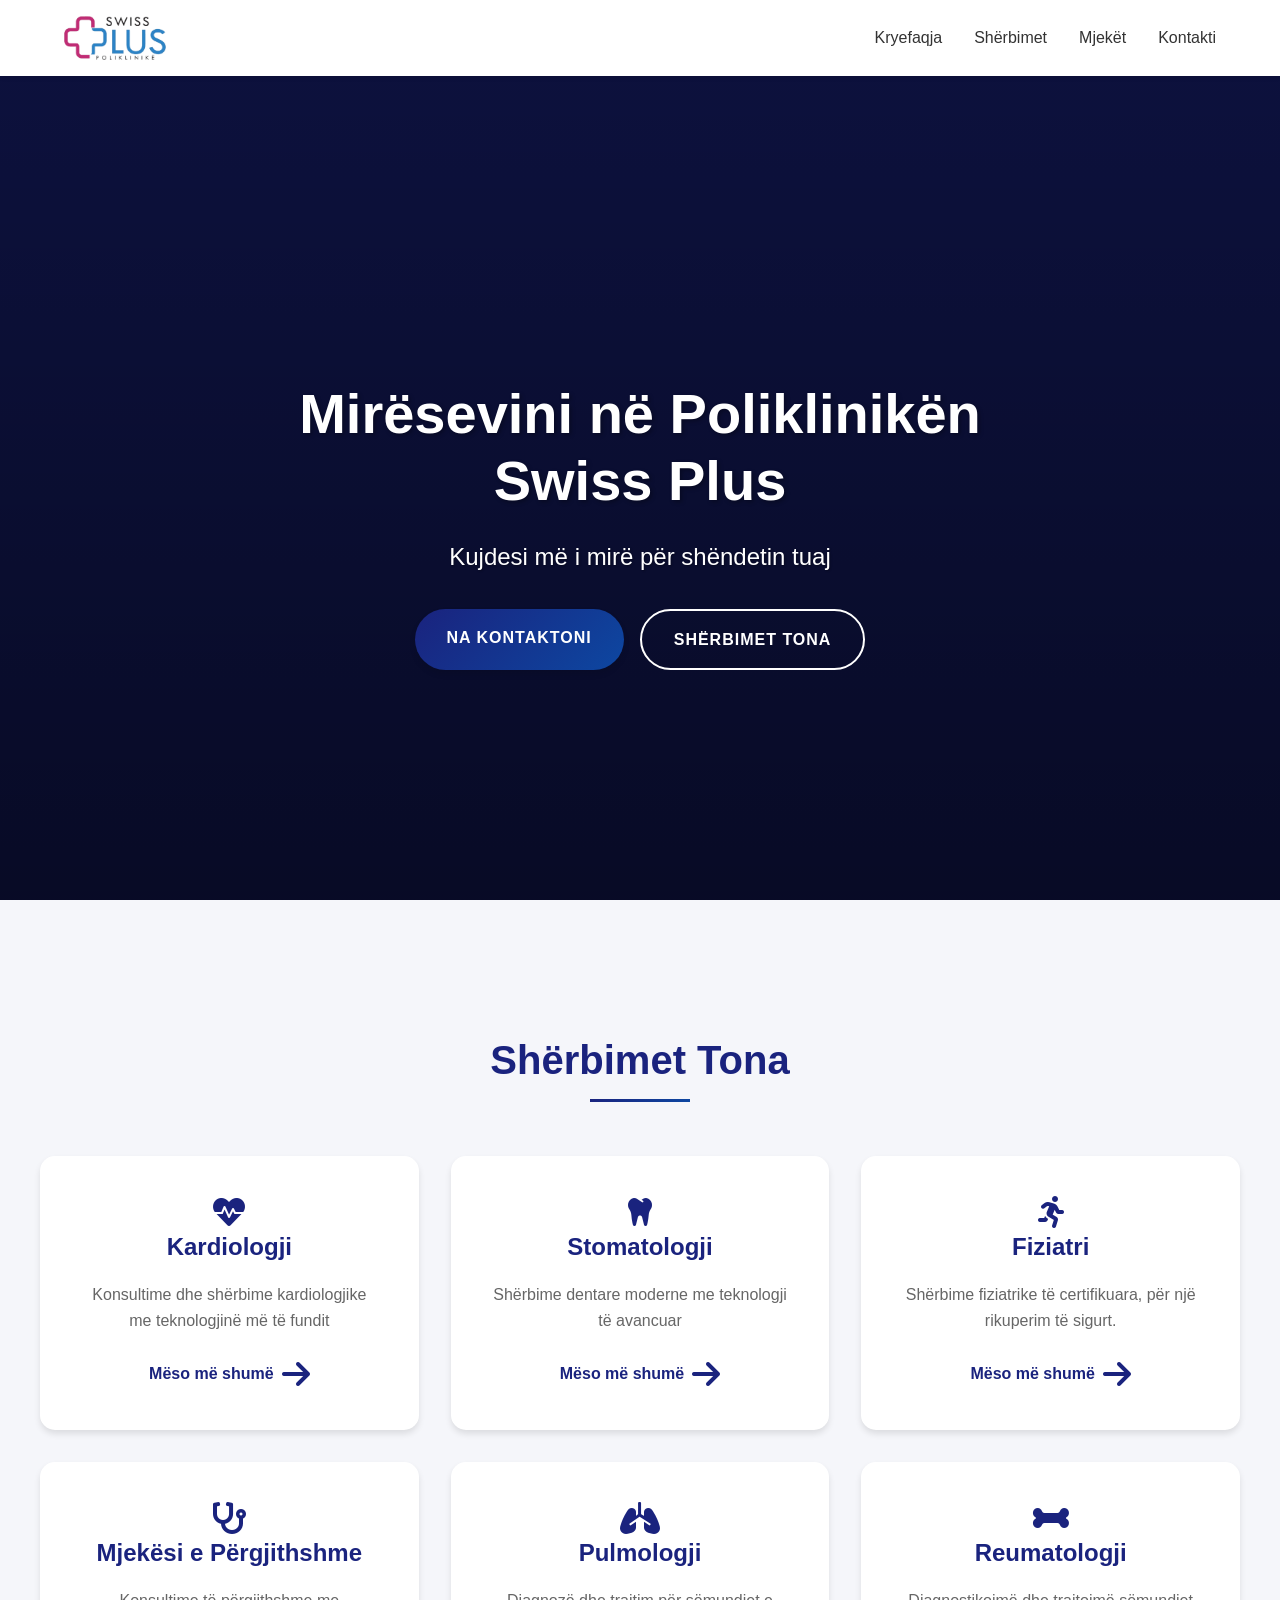
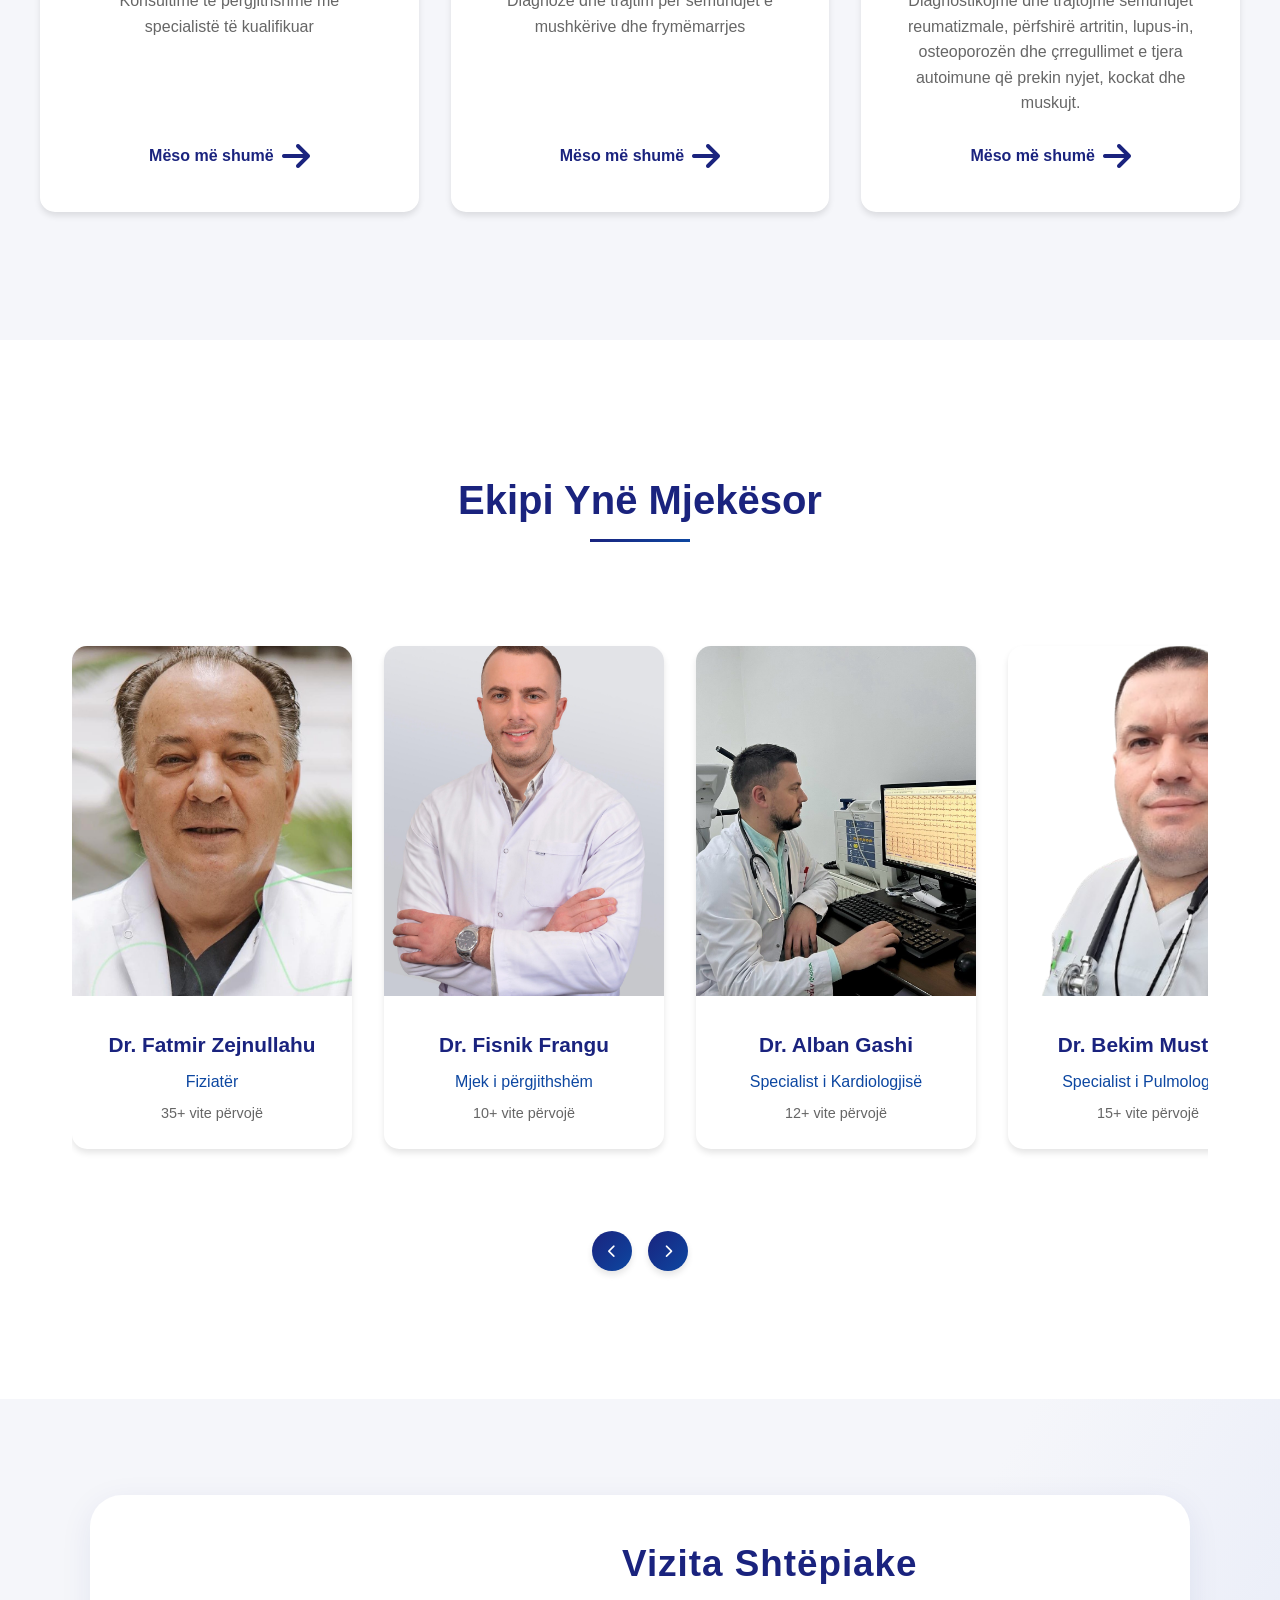
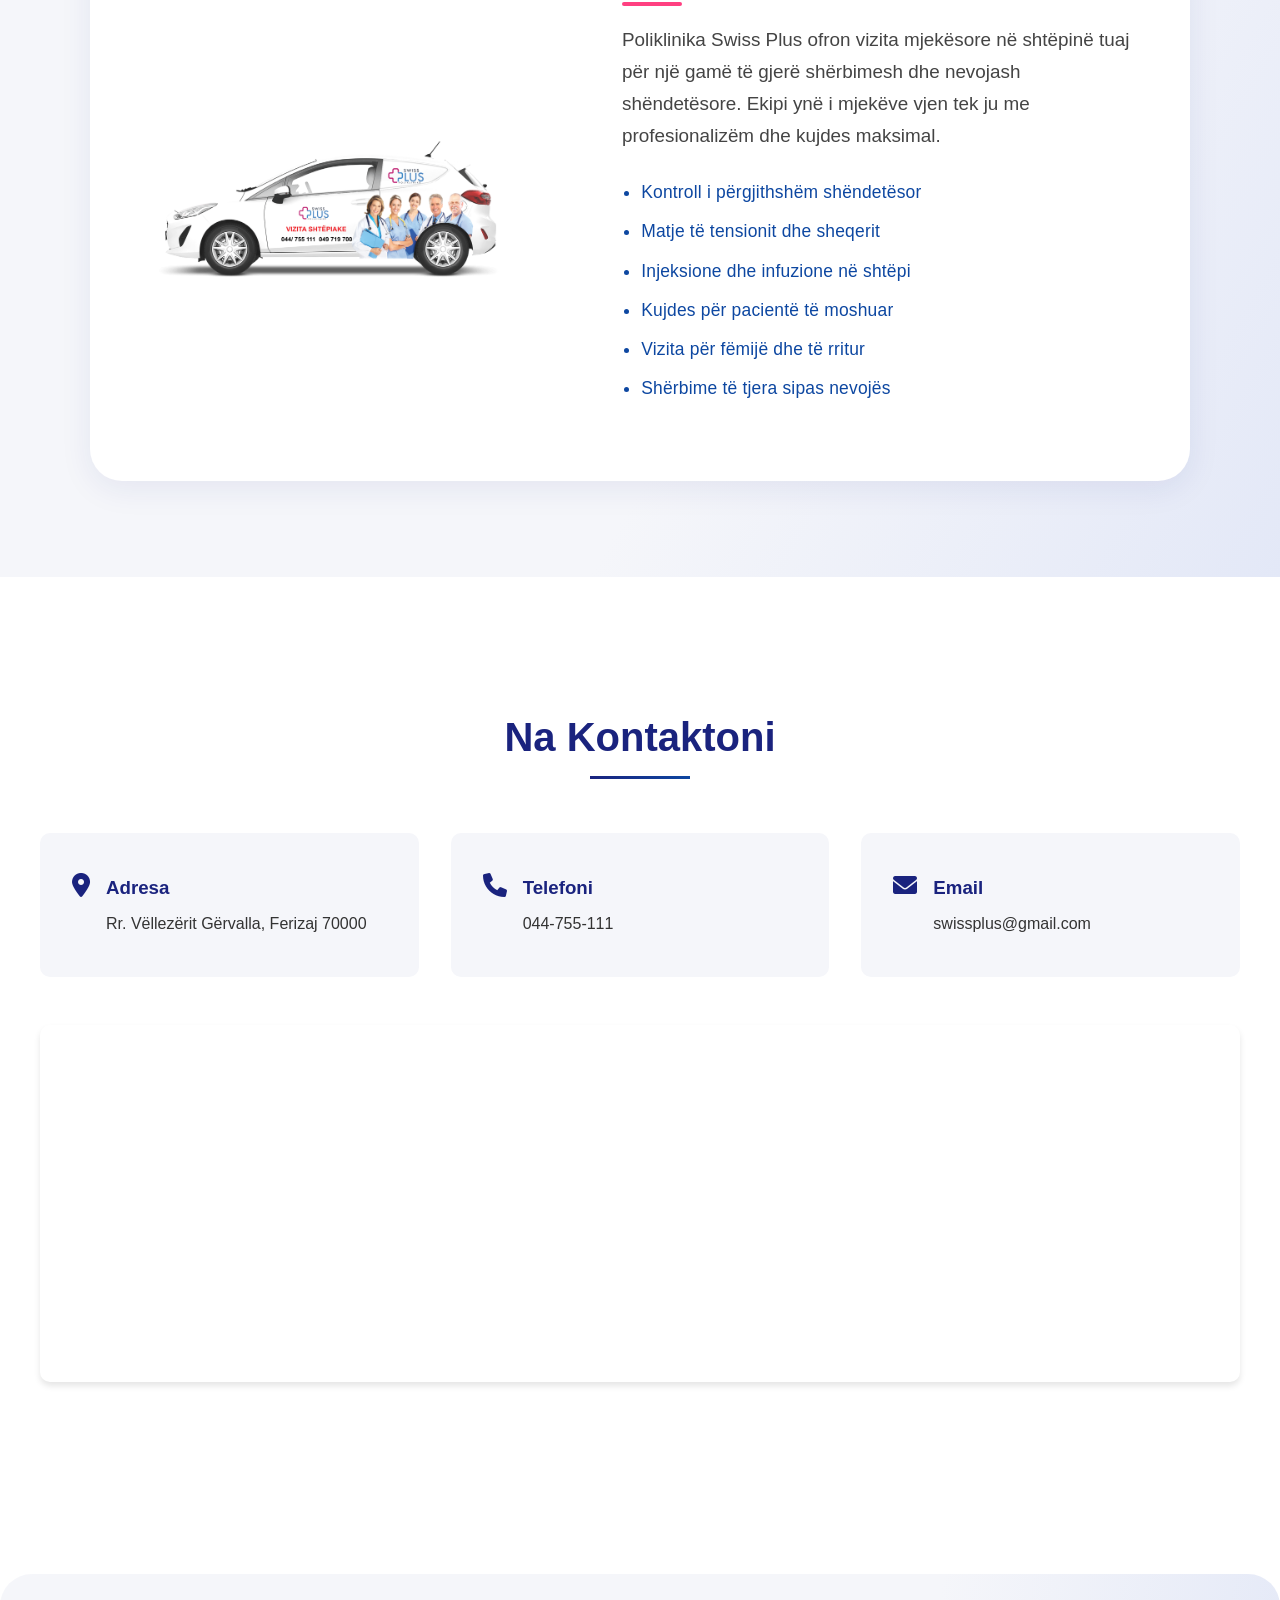
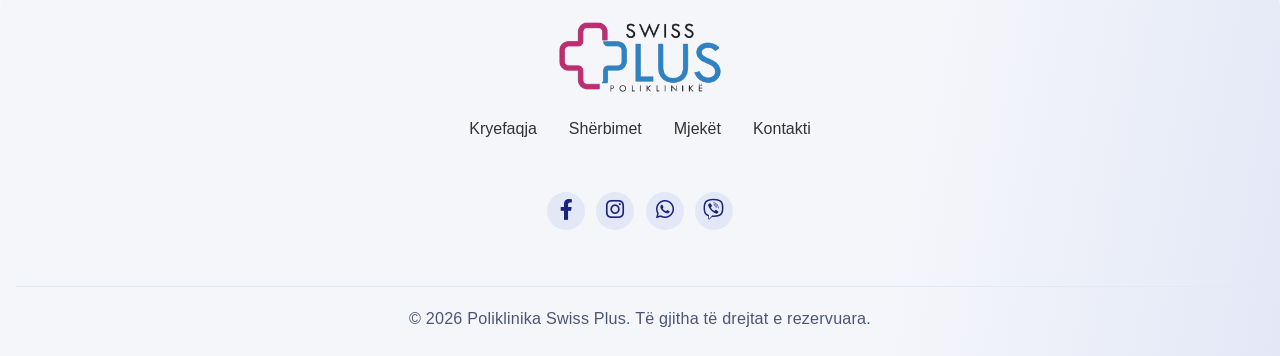
<file: index.html>
<!DOCTYPE html>
<html lang="sq">
  <head>
    <meta charset="UTF-8" />
    <meta name="viewport" content="width=device-width, initial-scale=1.0" />
    <meta name="description" content="Poliklinika Swiss Plus – kardiologji, stomatologji, fiziatri, pulmologji, reumatologji, mjekësi e përgjithshme dhe vizita shtëpiake." />
    <link rel="icon" type="image/png" sizes="512x512" href="img/favicon.png" />
    <link rel="shortcut icon" href="favicon.ico" />
    <link rel="apple-touch-icon" href="img/apple-touch-icon.png" />
    <title>Poliklinika Swiss Plus</title>
    <link rel="stylesheet" href="styles.css" />
    <link
      rel="stylesheet"
      href="https://cdnjs.cloudflare.com/ajax/libs/font-awesome/6.0.0/css/all.min.css"
    />
    <link href="https://unpkg.com/aos@2.3.1/dist/aos.css" rel="stylesheet" />
  </head>
  <body>
    <header>
      <nav>
        <div class="logo">
          <img src="img/logo.png" alt="Swiss Plus Logo" class="logo-img" />
          <h1>Poliklinika Swiss Plus</h1>
        </div>
        <ul class="nav-links">
          <li><a href="#kryefaqja">Kryefaqja</a></li>
          <li><a href="#sherbimet">Shërbimet</a></li>
          <li><a href="#mjeket">Mjekët</a></li>
          <li><a href="#kontakti">Kontakti</a></li>
        </ul>
        <button class="burger" type="button" aria-label="Hap menunë" aria-expanded="false">
          <div class="line1"></div>
          <div class="line2"></div>
          <div class="line3"></div>
        </button>
      </nav>
    </header>

    <main>
      <section id="kryefaqja" class="hero">
        <div class="hero-video">
          <video autoplay muted loop playsinline id="myVideo" aria-hidden="true">
            <source src="img/videodok.mp4" type="video/mp4" />
          </video>
        </div>
        <div class="hero-content" data-aos="fade-up">
          <h1>Mirësevini në Poliklinikën Swiss Plus</h1>
          <p>Kujdesi më i mirë për shëndetin tuaj</p>
          <div class="hero-buttons">
            <a href="#kontakti" class="cta-button primary">Na Kontaktoni</a>
            <a href="#sherbimet" class="cta-button secondary">Shërbimet Tona</a>
          </div>
        </div>
      </section>

      <section id="sherbimet" class="services">
        <h2 data-aos="fade-up">Shërbimet Tona</h2>
        <div class="services-grid">
          <div class="service-card" data-aos="fade-up" data-aos-delay="100">
            <i class="fas fa-heartbeat"></i>
            <h3>Kardiologji</h3>
            <p>
              Konsultime dhe shërbime kardiologjike me teknologjinë më të fundit
            </p>
            <a href="services/kardiologji.html" class="learn-more"
              >Mëso më shumë <i class="fas fa-arrow-right"></i
            ></a>
          </div>
          <div class="service-card" data-aos="fade-up" data-aos-delay="200">
            <i class="fas fa-tooth"></i>
            <h3>Stomatologji</h3>
            <p>Shërbime dentare moderne me teknologji të avancuar</p>
            <a href="services/stomatologji.html" class="learn-more"
              >Mëso më shumë <i class="fas fa-arrow-right"></i
            ></a>
          </div>
          <div class="service-card" data-aos="fade-up" data-aos-delay="300">
            <i class="fas fa-running"></i>
            <h3>Fiziatri</h3>
            <p>
              Shërbime fiziatrike të certifikuara, për një rikuperim të sigurt.
            </p>
            <a href="services/fiziatri.html" class="learn-more"
              >Mëso më shumë <i class="fas fa-arrow-right"></i
            ></a>
          </div>
          <div class="service-card" data-aos="fade-up" data-aos-delay="400">
            <i class="fas fa-stethoscope"></i>
            <h3>Mjekësi e Përgjithshme</h3>
            <p>Konsultime të përgjithshme me specialistë të kualifikuar</p>
            <a href="services/mjekesi-pergjithshme.html" class="learn-more"
              >Mëso më shumë <i class="fas fa-arrow-right"></i
            ></a>
          </div>
          <div class="service-card" data-aos="fade-up" data-aos-delay="400">
            <i class="fas fa-lungs"></i>
            <h3>Pulmologji</h3>
            <p>
              Diagnozë dhe trajtim për sëmundjet e mushkërive dhe frymëmarrjes
            </p>
            <a href="services/pulmologji.html" class="learn-more"
              >Mëso më shumë <i class="fas fa-arrow-right"></i
            ></a>
          </div>
          <div class="service-card" data-aos="fade-up" data-aos-delay="400">
            <i class="fas fa-bone"></i>
            <h3>Reumatologji</h3>
            <p>
              Diagnostikojmë dhe trajtojmë sëmundjet reumatizmale, përfshirë
              artritin, lupus-in, osteoporozën dhe çrregullimet e tjera
              autoimune që prekin nyjet, kockat dhe muskujt.
            </p>
            <a href="services/reumatologji.html" class="learn-more"
              >Mëso më shumë <i class="fas fa-arrow-right"></i
            ></a>
          </div>
        </div>
      </section>

      <section id="mjeket" class="doctors">
        <h2 data-aos="fade-up">Ekipi Ynë Mjekësor</h2>
        <div class="doctors-slider">
          <div class="doctors-grid" id="doctorsTrack">
            <div class="doctor-card" data-aos="fade-up" data-aos-delay="100">
              <div class="doctor-image">
                <img src="img/doktorfatmiri.jpg" alt="Dr. Fatmir Zejnullahu" loading="lazy" />
              </div>
              <div class="doctor-info">
                <h3>Dr. Fatmir Zejnullahu</h3>
                <p class="specialty">Fiziatër</p>
                <p class="experience">35+ vite përvojë</p>
              </div>
            </div>
            <div class="doctor-card" data-aos="fade-up" data-aos-delay="200">
              <div class="doctor-image">
                <img src="img/dr.fisi.jpg" alt="Dr. Fisnik Frangu" loading="lazy" />
              </div>
              <div class="doctor-info">
                <h3>Dr. Fisnik Frangu</h3>
                <p class="specialty">Mjek i përgjithshëm</p>
                <p class="experience">10+ vite përvojë</p>
              </div>
            </div>
            <div class="doctor-card" data-aos="fade-up" data-aos-delay="300">
              <div class="doctor-image">
                <img src="img/dr.albani.jpg" alt="Dr. Alban Gashi" loading="lazy" />
              </div>
              <div class="doctor-info">
                <h3>Dr. Alban Gashi</h3>
                <p class="specialty">Specialist i Kardiologjisë</p>
                <p class="experience">12+ vite përvojë</p>
              </div>
            </div>
            <div class="doctor-card" data-aos="fade-up" data-aos-delay="100">
              <div class="doctor-image">
                <img src="img/beka.png" alt="Dr. Bekim Mustafa" loading="lazy" />
              </div>
              <div class="doctor-info">
                <h3>Dr. Bekim Mustafa</h3>
                <p class="specialty">Specialist i Pulmologjisë</p>
                <p class="experience">15+ vite përvojë</p>
              </div>
            </div>
            <div class="doctor-card" data-aos="fade-up" data-aos-delay="400">
              <div class="doctor-image">
                <img src="img/shpendii.png" alt="Dr. Shpend Idrizi" loading="lazy" />
              </div>
              <div class="doctor-info">
                <h3>Dr. Shpend Idrizi</h3>
                <p class="specialty">Specialist i Kardiologjisë</p>
                <p class="experience">35+ vite përvojë</p>
              </div>
            </div>
            <div class="doctor-card" data-aos="fade-up" data-aos-delay="500">
              <div class="doctor-image">
                <img src="img/dr.valdete.png" alt="Dr. Valdete Ferati" loading="lazy" />
              </div>
              <div class="doctor-info">
                <h3>Dr. Valdete Ferati</h3>
                <p class="specialty">Mjeke e përgjithshme</p>
                <p class="experience">8+ vite përvojë</p>
              </div>
            </div>
          </div>
          <div class="slider-controls">
            <button class="slider-arrow prev" aria-label="Previous">
              <i class="fas fa-chevron-left"></i>
            </button>
            <button class="slider-arrow next" aria-label="Next">
              <i class="fas fa-chevron-right"></i>
            </button>
          </div>
        </div>
      </section>

      <section id="vizita-shtepiake" class="home-visits" data-aos="fade-up">
        <div class="home-visits-container">
          <div class="home-visits-image">
            <img
              src="img/valoni.png"
              loading="lazy"
              alt="Auto për vizita shtëpiake Swiss Plus"
            />
          </div>
          <div class="home-visits-content">
            <h2>Vizita Shtëpiake</h2>
            <p>
              Poliklinika Swiss Plus ofron vizita mjekësore në shtëpinë tuaj për
              një gamë të gjerë shërbimesh dhe nevojash shëndetësore. Ekipi ynë
              i mjekëve vjen tek ju me profesionalizëm dhe kujdes maksimal.
            </p>
            <ul class="home-visits-services">
              <li>Kontroll i përgjithshëm shëndetësor</li>
              <li>Matje të tensionit dhe sheqerit</li>
              <li>Injeksione dhe infuzione në shtëpi</li>
              <li>Kujdes për pacientë të moshuar</li>
              <li>Vizita për fëmijë dhe të rritur</li>
              <li>Shërbime të tjera sipas nevojës</li>
            </ul>
          </div>
        </div>
      </section>

      <section id="kontakti" class="contact">
        <h2 data-aos="fade-up">Na Kontaktoni</h2>
        <div class="contact-container">
          <div class="contact-info" data-aos="fade-up">
            <div class="info-item">
              <i class="fas fa-map-marker-alt"></i>
              <div>
                <h3>Adresa</h3>
                <p>Rr. Vëllezërit Gërvalla, Ferizaj 70000</p>
              </div>
            </div>
            <div class="info-item">
              <i class="fas fa-phone"></i>
              <div>
                <h3>Telefoni</h3>
                <p><a href="tel:+38344755111">044-755-111</a></p>
              </div>
            </div>
            <div class="info-item">
              <i class="fas fa-envelope"></i>
              <div>
                <h3>Email</h3>
                <p><a href="mailto:swissplus@gmail.com">swissplus@gmail.com</a></p>
              </div>
            </div>
          </div>
          <div class="map-container" data-aos="fade-up">
            <iframe
              src="https://www.google.com/maps/embed?pb=!1m18!1m12!1m3!1d2934.3560901017027!2d21.164948!3d42.380614!2m3!1f0!2f0!3f0!3m2!1i1024!2i768!4f13.1!3m3!1m2!1s0x13547e4342a48503%3A0x96901dc7a347dac!2sPoliklinika%20%22Swiss%20Plus%22!5e0!3m2!1sen!2s!4v1234567890"
              title="Vendndodhja e Poliklinikës Swiss Plus në hartë"
              width="100%"
              height="350"
              style="border: 0"
              allowfullscreen=""
              loading="lazy"
              referrerpolicy="no-referrer-when-downgrade"
            ></iframe>
          </div>
        </div>
      </section>
    </main>

    <footer>
      <div class="footer-content">
        <div class="footer-section">
          <img src="img/logo1.png" alt="Swiss Plus Logo" class="footer-logo" />
        </div>
        <div class="footer-section">
          <ul class="nav-links">
            <li><a href="#kryefaqja">Kryefaqja</a></li>
            <li><a href="#sherbimet">Shërbimet</a></li>
            <li><a href="#mjeket">Mjekët</a></li>
            <li><a href="#kontakti">Kontakti</a></li>
          </ul>

          <div class="social-links">
            <a
              href="https://www.facebook.com/feriz.high.1"
              class="social-link"
              target="_blank" rel="noopener noreferrer" aria-label="Facebook"
              ><i class="fab fa-facebook-f"></i
            ></a>
            <a href="https://www.instagram.com/barnatore_swissplus/" class="social-link" target="_blank" rel="noopener noreferrer" aria-label="Instagram"><i class="fab fa-instagram"></i></a>
            <a
              href="https://wa.me/38344755111"
              target="_blank"
              class="social-link" rel="noopener noreferrer" aria-label="WhatsApp"
              ><i class="fab fa-whatsapp"></i
            ></a>
            <a href="viber://chat?number=%2B38344755111" class="social-link" aria-label="Viber"><i class="fab fa-viber"></i></a>
          </div>
        </div>
      </div>
      <div class="footer-bottom">
        <p>
          &copy; <span class="current-year">2026</span> Poliklinika Swiss Plus. Të gjitha të drejtat e rezervuara.
        </p>
      </div>
    </footer>

    <script src="https://unpkg.com/aos@2.3.1/dist/aos.js"></script>
    <script src="script.js"></script>
  </body>
</html>
</file>
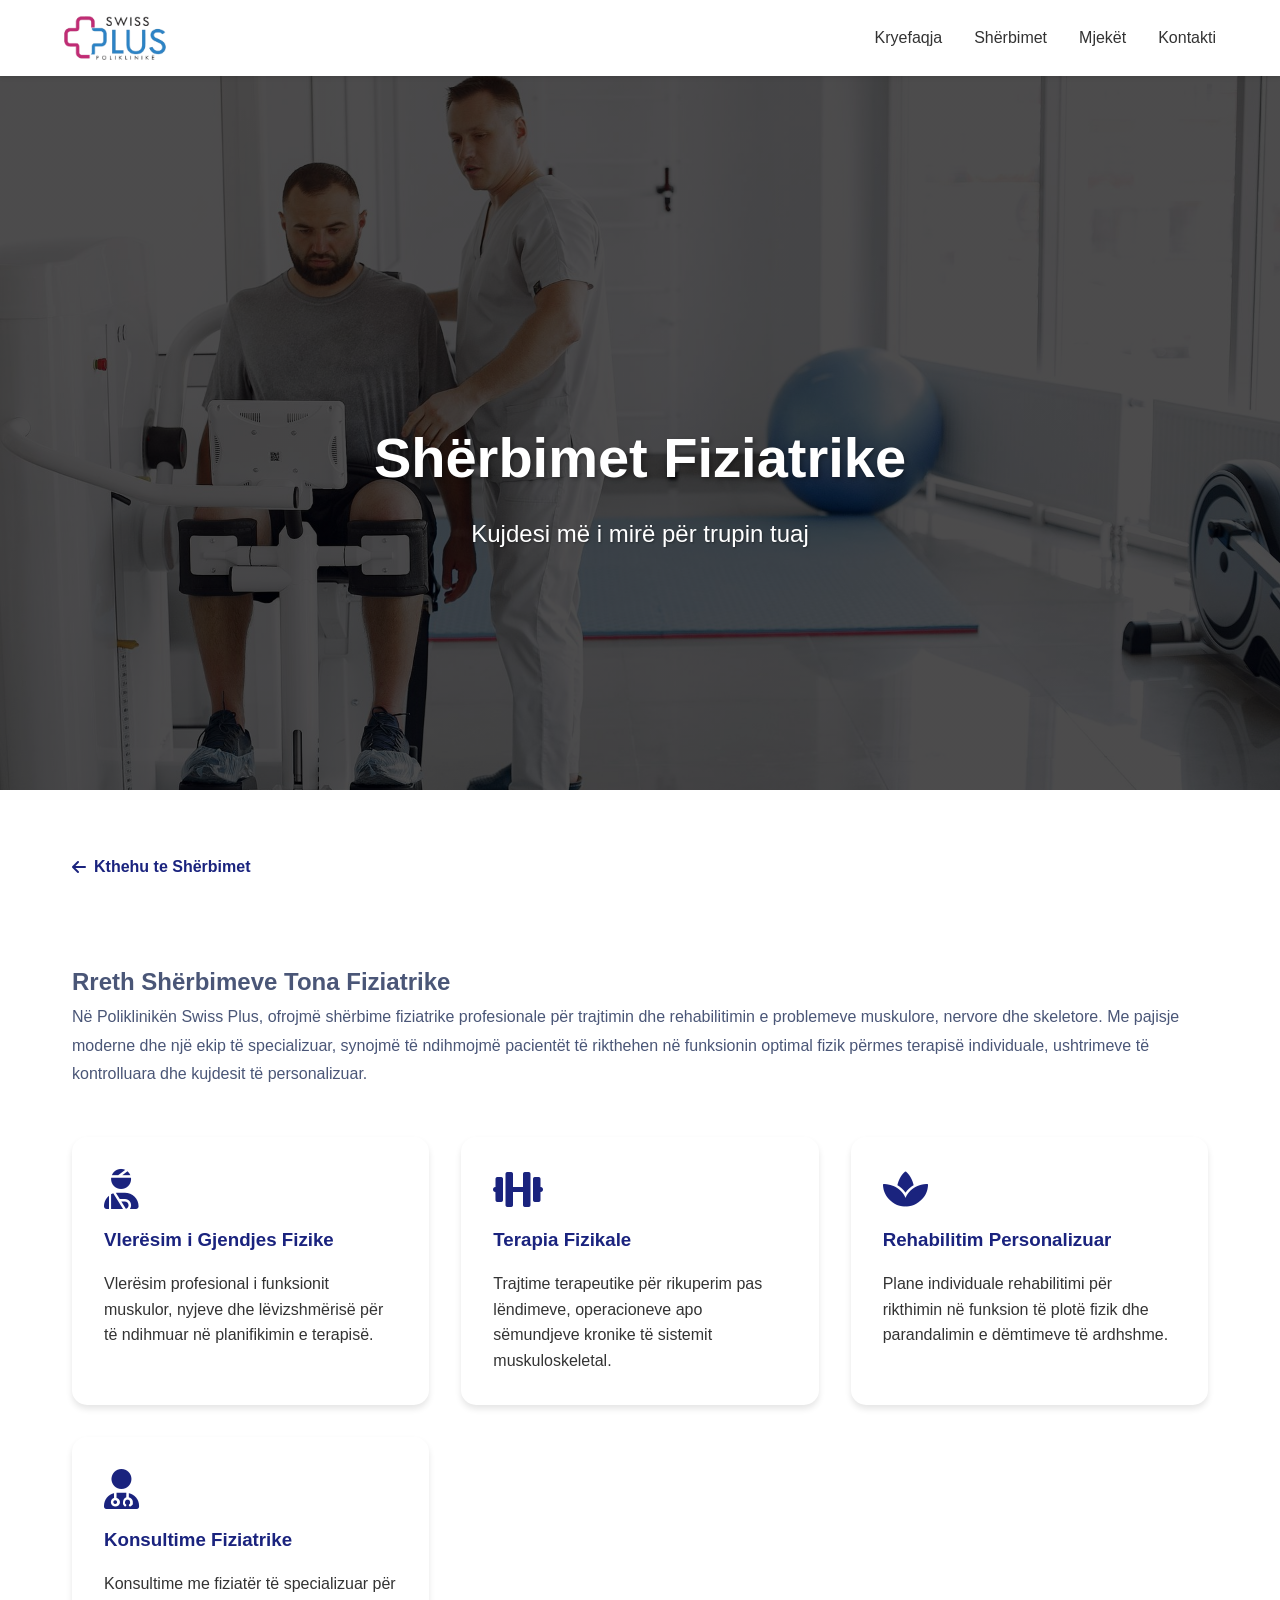
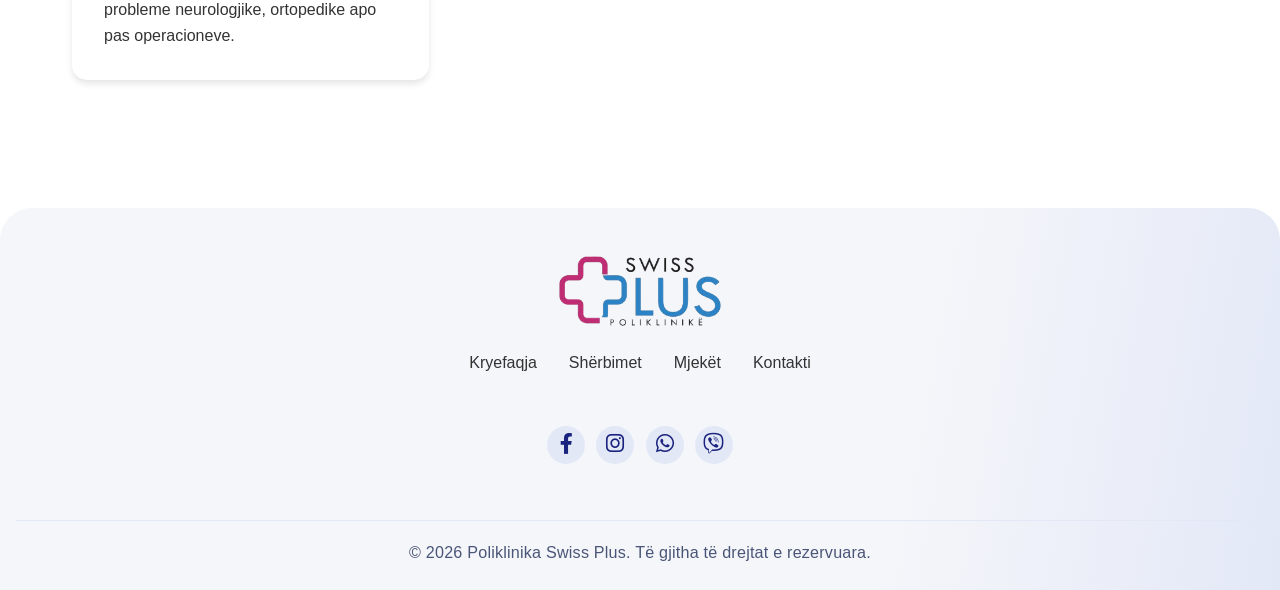
<file: services/fiziatri.html>
<!DOCTYPE html>
<html lang="sq">
  <head>
    <meta charset="UTF-8" />
    <meta name="viewport" content="width=device-width, initial-scale=1.0" />
    <meta name="description" content="Poliklinika Swiss Plus – kardiologji, stomatologji, fiziatri, pulmologji, reumatologji, mjekësi e përgjithshme dhe vizita shtëpiake." />
    <link rel="icon" type="image/png" sizes="512x512" href="../img/favicon.png" />
    <link rel="shortcut icon" href="../favicon.ico" />
    <link rel="apple-touch-icon" href="../img/apple-touch-icon.png" />
    <title>Fiziatri - Poliklinika Swiss Plus</title>
    <link rel="stylesheet" href="../styles.css" />
    <link
      rel="stylesheet"
      href="https://cdnjs.cloudflare.com/ajax/libs/font-awesome/6.0.0/css/all.min.css"
    />
    <link href="https://unpkg.com/aos@2.3.1/dist/aos.css" rel="stylesheet" />
    <style>
      .service-hero {
        background-image: linear-gradient(
            rgba(0, 0, 0, 0.7),
            rgba(0, 0, 0, 0.7)
          ),
          url('../img/fiziatri.jpg');
        background-size: cover;
        background-position: center;
        height: 80vh;
        display: flex;
        align-items: center;
        justify-content: center;
        text-align: center;
        color: white;
        margin-top: 70px;
      }

      .service-content {
        max-width: 1200px;
        margin: 0 auto;
        padding: 4rem 2rem;
      }

      .service-grid {
        display: grid;
        grid-template-columns: repeat(auto-fit, minmax(300px, 1fr));
        gap: 2rem;
        margin-top: 3rem;
      }

      .service-feature {
        background: white;
        padding: 2rem;
        border-radius: 15px;
        box-shadow: var(--shadow-md);
        transition: var(--transition);
      }

      .service-feature:hover {
        transform: translateY(-5px);
        box-shadow: var(--shadow-lg);
      }

      .service-feature i {
        font-size: 2.5rem;
        color: var(--primary-color);
        margin-bottom: 1rem;
      }

      .service-feature h3 {
        color: var(--primary-color);
        margin-bottom: 1rem;
      }

      .service-description {
        margin: 3rem 0;
        line-height: 1.8;
        color: #4a5677;
      }

      .back-button {
        display: inline-flex;
        align-items: center;
        gap: 0.5rem;
        color: var(--primary-color);
        text-decoration: none;
        font-weight: 600;
        margin-bottom: 2rem;
        transition: var(--transition);
      }

      .back-button:hover {
        transform: translateX(-5px);
      }
    </style>
  </head>
  <body>
    <header>
      <nav>
        <div class="logo">
          <img src="../img/logo.png" alt="Swiss Plus Logo" class="logo-img" />
          <h1>Poliklinika Swiss Plus</h1>
        </div>
        <ul class="nav-links">
          <li><a href="../index.html#kryefaqja">Kryefaqja</a></li>
          <li><a href="../index.html#sherbimet">Shërbimet</a></li>
          <li><a href="../index.html#mjeket">Mjekët</a></li>
          <li><a href="../index.html#kontakti">Kontakti</a></li>
        </ul>
        <button class="burger" type="button" aria-label="Hap menunë" aria-expanded="false">
          <div class="line1"></div>
          <div class="line2"></div>
          <div class="line3"></div>
        </button>
      </nav>
    </header>

    <main>
      <section class="service-hero">
        <div class="hero-content">
          <h1>Shërbimet Fiziatrike</h1>
          <p>Kujdesi më i mirë për trupin tuaj</p>
        </div>
      </section>

      <section class="service-content">
        <a href="../index.html#sherbimet" class="back-button">
          <i class="fas fa-arrow-left"></i>
          Kthehu te Shërbimet
        </a>

        <div class="service-description">
          <h2>Rreth Shërbimeve Tona Fiziatrike</h2>
          <p>
            Në Poliklinikën Swiss Plus, ofrojmë shërbime fiziatrike profesionale
            për trajtimin dhe rehabilitimin e problemeve muskulore, nervore dhe
            skeletore. Me pajisje moderne dhe një ekip të specializuar, synojmë
            të ndihmojmë pacientët të rikthehen në funksionin optimal fizik
            përmes terapisë individuale, ushtrimeve të kontrolluara dhe kujdesit
            të personalizuar.
          </p>
        </div>

        <div class="service-grid">
          <div class="service-feature" data-aos="fade-up">
            <i class="fas fa-user-injured"></i>
            <h3>Vlerësim i Gjendjes Fizike</h3>
            <p>
              Vlerësim profesional i funksionit muskulor, nyjeve dhe
              lëvizshmërisë për të ndihmuar në planifikimin e terapisë.
            </p>
          </div>

          <div class="service-feature" data-aos="fade-up" data-aos-delay="100">
            <i class="fas fa-dumbbell"></i>
            <h3>Terapia Fizikale</h3>
            <p>
              Trajtime terapeutike për rikuperim pas lëndimeve, operacioneve apo
              sëmundjeve kronike të sistemit muskuloskeletal.
            </p>
          </div>

          <div class="service-feature" data-aos="fade-up" data-aos-delay="200">
            <i class="fas fa-spa"></i>
            <h3>Rehabilitim Personalizuar</h3>
            <p>
              Plane individuale rehabilitimi për rikthimin në funksion të plotë
              fizik dhe parandalimin e dëmtimeve të ardhshme.
            </p>
          </div>

          <div class="service-feature" data-aos="fade-up" data-aos-delay="300">
            <i class="fas fa-user-md"></i>
            <h3>Konsultime Fiziatrike</h3>
            <p>
              Konsultime me fiziatër të specializuar për probleme neurologjike,
              ortopedike apo pas operacioneve.
            </p>
          </div>
        </div>
      </section>
    </main>

    <footer>
      <div class="footer-content">
        <div class="footer-section">
          <img
            src="../img/logo1.png"
            alt="Swiss Plus Logo"
            class="footer-logo"
          />
        </div>
        <div class="footer-section">
          <ul class="nav-links">
            <li><a href="../index.html#kryefaqja">Kryefaqja</a></li>
            <li><a href="../index.html#sherbimet">Shërbimet</a></li>
            <li><a href="../index.html#mjeket">Mjekët</a></li>
            <li><a href="../index.html#kontakti">Kontakti</a></li>
          </ul>

          <div class="social-links">
            <a
              href="https://www.facebook.com/feriz.high.1"
              class="social-link"
              target="_blank" rel="noopener noreferrer" aria-label="Facebook"
            >
              <i class="fab fa-facebook-f"></i>
            </a>
            <a href="https://www.instagram.com/barnatore_swissplus/" class="social-link" target="_blank" rel="noopener noreferrer" aria-label="Instagram"><i class="fab fa-instagram"></i></a>
            <a
              href="https://wa.me/38344755111"
              target="_blank"
              class="social-link" rel="noopener noreferrer" aria-label="WhatsApp"
            >
              <i class="fab fa-whatsapp"></i>
            </a>
            <a href="viber://chat?number=%2B38344755111" class="social-link" aria-label="Viber"><i class="fab fa-viber"></i></a>
          </div>
        </div>
      </div>
      <div class="footer-bottom">
        <p>
          &copy; <span class="current-year">2026</span> Poliklinika Swiss Plus. Të gjitha të drejtat e rezervuara.
        </p>
      </div>
    </footer>

    <script src="https://unpkg.com/aos@2.3.1/dist/aos.js"></script>
    <script src="../script.js"></script>
  </body>
</html>
</file>
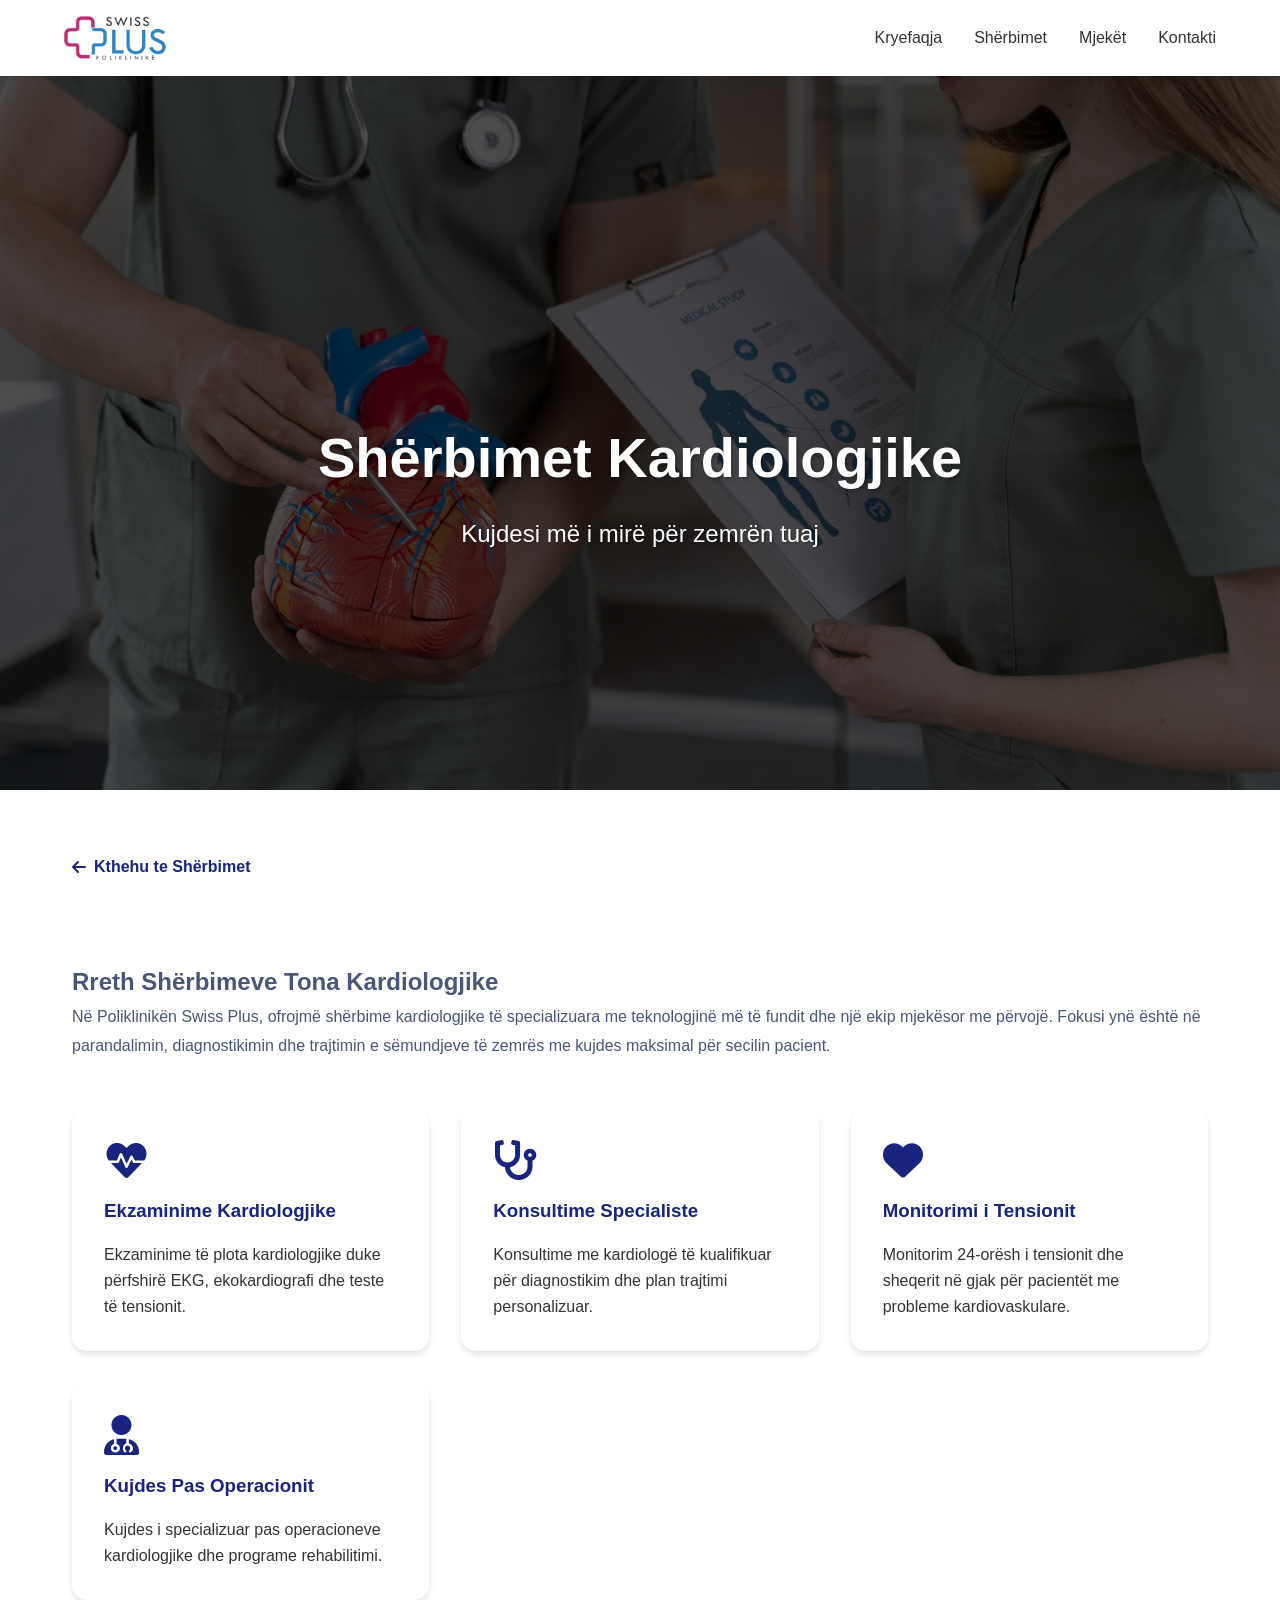
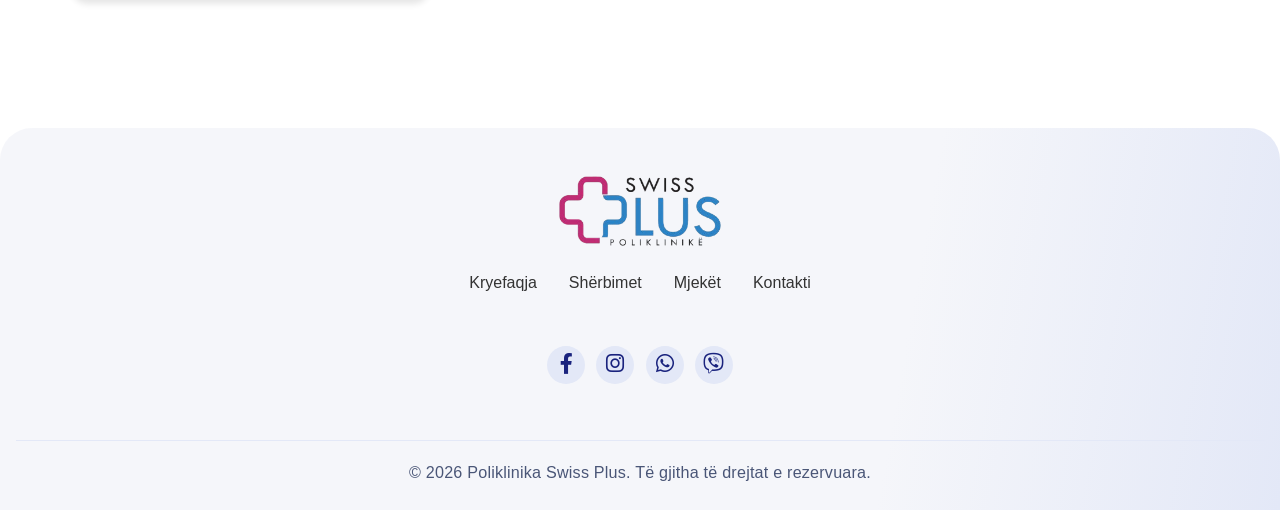
<file: services/kardiologji.html>
<!DOCTYPE html>
<html lang="sq">
<head>
    <meta charset="UTF-8">
    <meta name="viewport" content="width=device-width, initial-scale=1.0">
    <meta name="description" content="Poliklinika Swiss Plus – kardiologji, stomatologji, fiziatri, pulmologji, reumatologji, mjekësi e përgjithshme dhe vizita shtëpiake." />
    <link rel="icon" type="image/png" sizes="512x512" href="../img/favicon.png" />
    <link rel="shortcut icon" href="../favicon.ico" />
    <link rel="apple-touch-icon" href="../img/apple-touch-icon.png" />
    <title>Kardiologji - Poliklinika Swiss Plus</title>
    <link rel="stylesheet" href="../styles.css">
    <link rel="stylesheet" href="https://cdnjs.cloudflare.com/ajax/libs/font-awesome/6.0.0/css/all.min.css">
    <link href="https://unpkg.com/aos@2.3.1/dist/aos.css" rel="stylesheet">
    <style>
        .service-hero {
            background-image:
            linear-gradient(
            rgba(0, 0, 0, 0.7),
            rgba(0, 0, 0, 0.7)),
             url('../img/zemra.jpg');
            background-size: cover;
            background-position: center;
            height: 80vh;
            display: flex;
            align-items: center;
            justify-content: center;
            text-align: center;
            color: white;
            margin-top: 70px;
        }

        .service-content {
            max-width: 1200px;
            margin: 0 auto;
            padding: 4rem 2rem;
        }

        .service-grid {
            display: grid;
            grid-template-columns: repeat(auto-fit, minmax(300px, 1fr));
            gap: 2rem;
            margin-top: 3rem;
        }

        .service-feature {
            background: white;
            padding: 2rem;
            border-radius: 15px;
            box-shadow: var(--shadow-md);
            transition: var(--transition);
        }

        .service-feature:hover {
            transform: translateY(-5px);
            box-shadow: var(--shadow-lg);
        }

        .service-feature i {
            font-size: 2.5rem;
            color: var(--primary-color);
            margin-bottom: 1rem;
        }

        .service-feature h3 {
            color: var(--primary-color);
            margin-bottom: 1rem;
        }

        .service-description {
            margin: 3rem 0;
            line-height: 1.8;
            color: #4a5677;
        }

        .back-button {
            display: inline-flex;
            align-items: center;
            gap: 0.5rem;
            color: var(--primary-color);
            text-decoration: none;
            font-weight: 600;
            margin-bottom: 2rem;
            transition: var(--transition);
        }

        .back-button:hover {
            transform: translateX(-5px);
        }
    </style>
</head>
<body>
    <header>
        <nav>
            <div class="logo">
                <img src="../img/logo.png" alt="Swiss Plus Logo" class="logo-img">
                <h1>Poliklinika Swiss Plus</h1>
            </div>
            <ul class="nav-links">
                <li><a href="../index.html#kryefaqja">Kryefaqja</a></li>
                <li><a href="../index.html#sherbimet">Shërbimet</a></li>
                <li><a href="../index.html#mjeket">Mjekët</a></li>
                <li><a href="../index.html#kontakti">Kontakti</a></li>
            </ul>
            <button class="burger" type="button" aria-label="Hap menunë" aria-expanded="false">
                <div class="line1"></div>
                <div class="line2"></div>
                <div class="line3"></div>
            </button>
        </nav>
    </header>

    <main>
        <section class="service-hero">
            <div class="hero-content">
                <h1>Shërbimet Kardiologjike</h1>
                <p>Kujdesi më i mirë për zemrën tuaj</p>
            </div>
        </section>

        <section class="service-content">
            <a href="../index.html#sherbimet" class="back-button">
                <i class="fas fa-arrow-left"></i>
                Kthehu te Shërbimet
            </a>

            <div class="service-description">
                <h2>Rreth Shërbimeve Tona Kardiologjike</h2>
                <p>Në Poliklinikën Swiss Plus, ofrojmë shërbime kardiologjike të specializuara me teknologjinë më të fundit dhe një ekip mjekësor me përvojë. Fokusi ynë është në parandalimin, diagnostikimin dhe trajtimin e sëmundjeve të zemrës me kujdes maksimal për secilin pacient.</p>
            </div>

            <div class="service-grid">
                <div class="service-feature" data-aos="fade-up">
                    <i class="fas fa-heartbeat"></i>
                    <h3>Ekzaminime Kardiologjike</h3>
                    <p>Ekzaminime të plota kardiologjike duke përfshirë EKG, ekokardiografi dhe teste të tensionit.</p>
                </div>

                <div class="service-feature" data-aos="fade-up" data-aos-delay="100">
                    <i class="fas fa-stethoscope"></i>
                    <h3>Konsultime Specialiste</h3>
                    <p>Konsultime me kardiologë të kualifikuar për diagnostikim dhe plan trajtimi personalizuar.</p>
                </div>

                <div class="service-feature" data-aos="fade-up" data-aos-delay="200">
                    <i class="fas fa-heart"></i>
                    <h3>Monitorimi i Tensionit</h3>
                    <p>Monitorim 24-orësh i tensionit dhe sheqerit në gjak për pacientët me probleme kardiovaskulare.</p>
                </div>

                <div class="service-feature" data-aos="fade-up" data-aos-delay="300">
                    <i class="fas fa-user-md"></i>
                    <h3>Kujdes Pas Operacionit</h3>
                    <p>Kujdes i specializuar pas operacioneve kardiologjike dhe programe rehabilitimi.</p>
                </div>
            </div>
        </section>
    </main>

    <footer>
        <div class="footer-content">
            <div class="footer-section">
                <img src="../img/logo1.png" alt="Swiss Plus Logo" class="footer-logo">
            </div>
            <div class="footer-section">
                <ul class="nav-links">
                    <li><a href="../index.html#kryefaqja">Kryefaqja</a></li>
                    <li><a href="../index.html#sherbimet">Shërbimet</a></li>
                    <li><a href="../index.html#mjeket">Mjekët</a></li>
                    <li><a href="../index.html#kontakti">Kontakti</a></li>
                </ul>

                <div class="social-links">
                    <a href="https://www.facebook.com/feriz.high.1" class="social-link" target="_blank" rel="noopener noreferrer" aria-label="Facebook">
                        <i class="fab fa-facebook-f"></i>
                    </a>
                    <a href="https://www.instagram.com/barnatore_swissplus/" class="social-link" target="_blank" rel="noopener noreferrer" aria-label="Instagram"><i class="fab fa-instagram"></i></a>
                    <a href="https://wa.me/38344755111" target="_blank" class="social-link" rel="noopener noreferrer" aria-label="WhatsApp">
                        <i class="fab fa-whatsapp"></i>
                    </a>
                    <a href="viber://chat?number=%2B38344755111" class="social-link" aria-label="Viber"><i class="fab fa-viber"></i></a>
                </div>
            </div>
        </div>
        <div class="footer-bottom">
            <p>&copy; <span class="current-year">2026</span> Poliklinika Swiss Plus. Të gjitha të drejtat e rezervuara.</p>
        </div>
    </footer>

    <script src="https://unpkg.com/aos@2.3.1/dist/aos.js"></script>
    <script src="../script.js"></script>
</body>
</html>
</file>
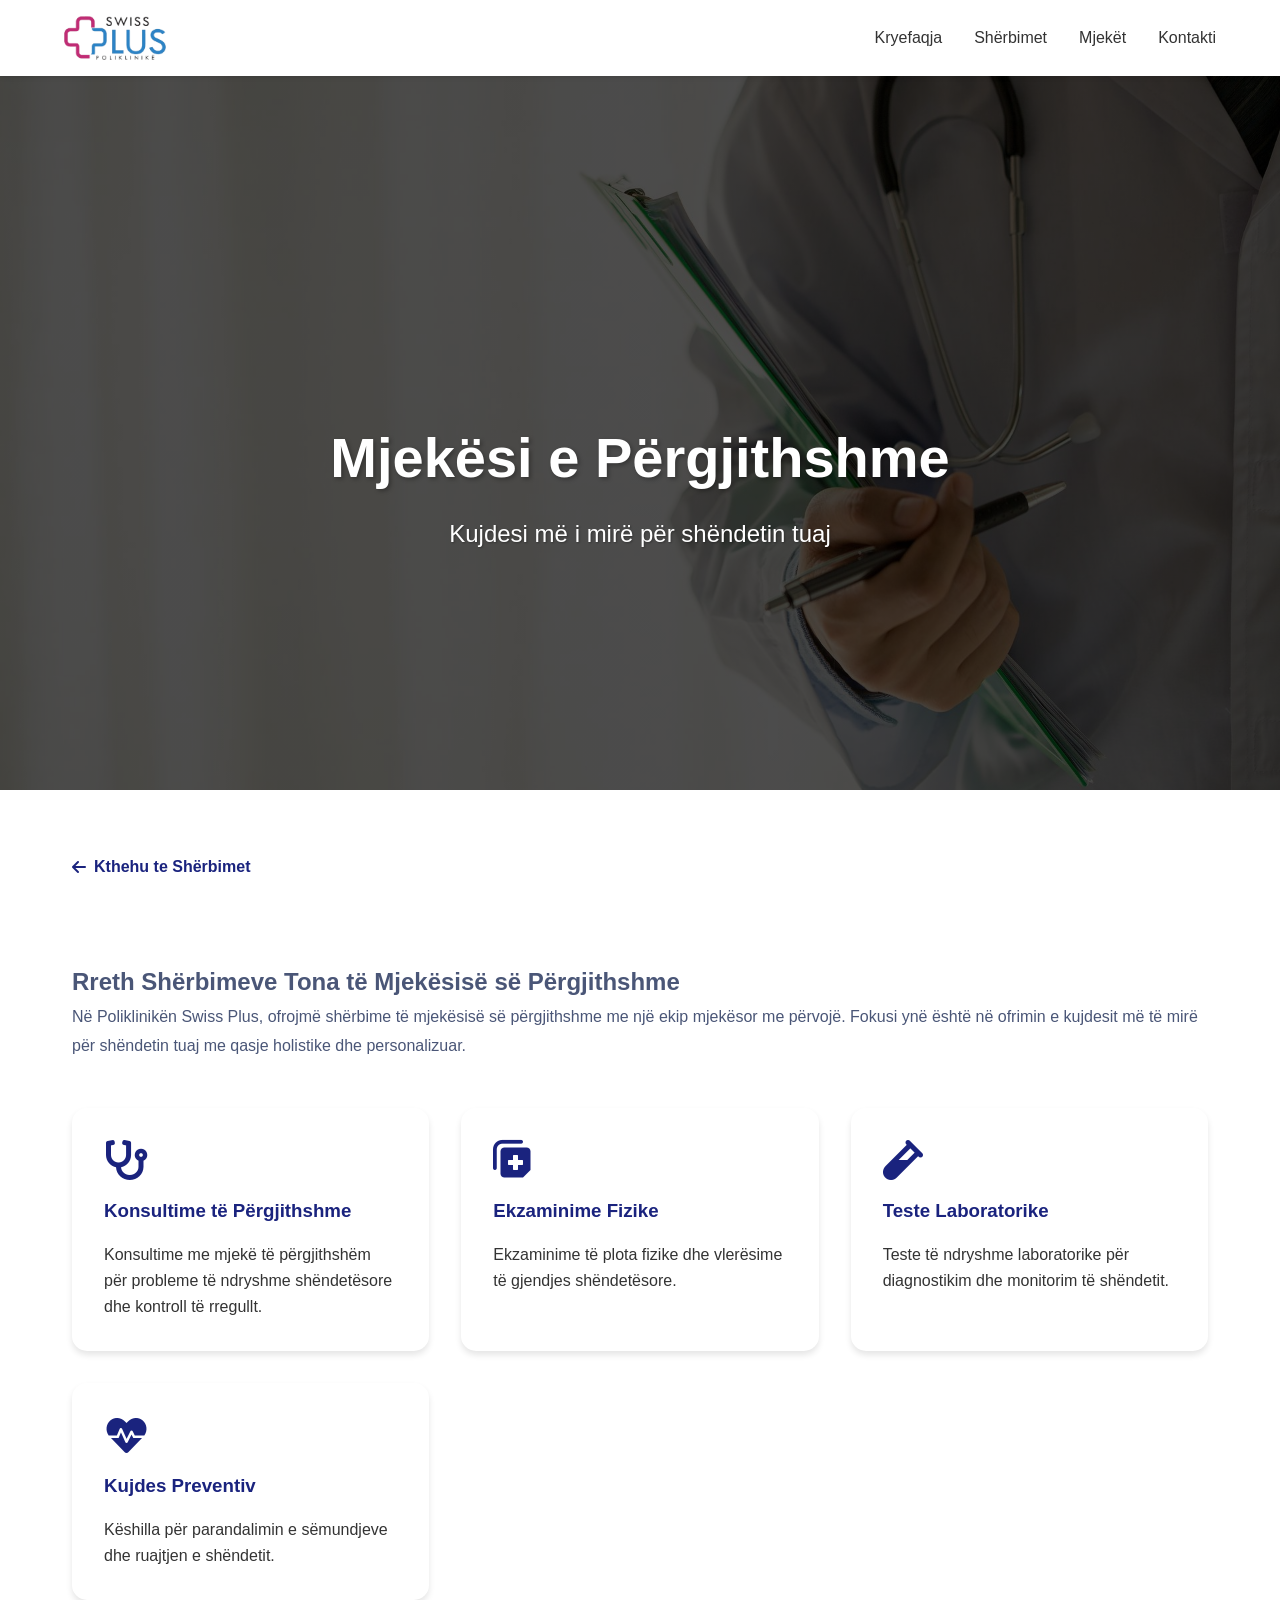
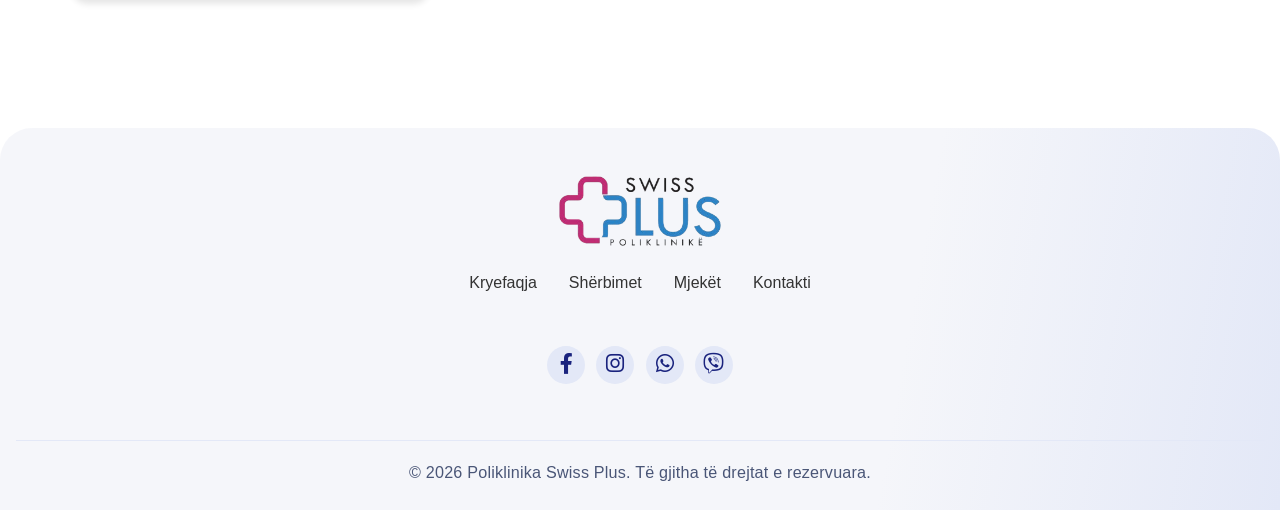
<file: services/mjekesi-pergjithshme.html>
<!DOCTYPE html>
<html lang="sq">
<head>
    <meta charset="UTF-8">
    <meta name="viewport" content="width=device-width, initial-scale=1.0">
    <meta name="description" content="Poliklinika Swiss Plus – kardiologji, stomatologji, fiziatri, pulmologji, reumatologji, mjekësi e përgjithshme dhe vizita shtëpiake." />
    <link rel="icon" type="image/png" sizes="512x512" href="../img/favicon.png" />
    <link rel="shortcut icon" href="../favicon.ico" />
    <link rel="apple-touch-icon" href="../img/apple-touch-icon.png" />
    <title>Mjekësi e Përgjithshme - Poliklinika Swiss Plus</title>
    <link rel="stylesheet" href="../styles.css">
    <link rel="stylesheet" href="https://cdnjs.cloudflare.com/ajax/libs/font-awesome/6.0.0/css/all.min.css">
    <link href="https://unpkg.com/aos@2.3.1/dist/aos.css" rel="stylesheet">
    <style>
        
            .service-hero {
        background-image: linear-gradient(
            rgba(0, 0, 0, 0.7),
            rgba(0, 0, 0, 0.7)
          ),
          url('../img/pergjithshme.jpg');
            background-size: cover;
            background-position: center;
            height: 80vh;
            display: flex;
            align-items: center;
            justify-content: center;
            text-align: center;
            color: white;
            margin-top: 70px;
        }

        .service-content {
            max-width: 1200px;
            margin: 0 auto;
            padding: 4rem 2rem;
        }

        .service-grid {
            display: grid;
            grid-template-columns: repeat(auto-fit, minmax(300px, 1fr));
            gap: 2rem;
            margin-top: 3rem;
        }

        .service-feature {
            background: white;
            padding: 2rem;
            border-radius: 15px;
            box-shadow: var(--shadow-md);
            transition: var(--transition);
        }

        .service-feature:hover {
            transform: translateY(-5px);
            box-shadow: var(--shadow-lg);
        }

        .service-feature i {
            font-size: 2.5rem;
            color: var(--primary-color);
            margin-bottom: 1rem;
        }

        .service-feature h3 {
            color: var(--primary-color);
            margin-bottom: 1rem;
        }

        .service-description {
            margin: 3rem 0;
            line-height: 1.8;
            color: #4a5677;
        }

        .back-button {
            display: inline-flex;
            align-items: center;
            gap: 0.5rem;
            color: var(--primary-color);
            text-decoration: none;
            font-weight: 600;
            margin-bottom: 2rem;
            transition: var(--transition);
        }

        .back-button:hover {
            transform: translateX(-5px);
        }
    </style>
</head>
<body>
    <header>
        <nav>
            <div class="logo">
                <img src="../img/logo.png" alt="Swiss Plus Logo" class="logo-img">
                <h1>Poliklinika Swiss Plus</h1>
            </div>
            <ul class="nav-links">
                <li><a href="../index.html#kryefaqja">Kryefaqja</a></li>
                <li><a href="../index.html#sherbimet">Shërbimet</a></li>
                <li><a href="../index.html#mjeket">Mjekët</a></li>
                <li><a href="../index.html#kontakti">Kontakti</a></li>
            </ul>
            <button class="burger" type="button" aria-label="Hap menunë" aria-expanded="false">
                <div class="line1"></div>
                <div class="line2"></div>
                <div class="line3"></div>
            </button>
        </nav>
    </header>

    <main>
        <section class="service-hero">
            <div class="hero-content">
                <h1>Mjekësi e Përgjithshme</h1>
                <p>Kujdesi më i mirë për shëndetin tuaj</p>
            </div>
        </section>

        <section class="service-content">
            <a href="../index.html#sherbimet" class="back-button">
                <i class="fas fa-arrow-left"></i>
                Kthehu te Shërbimet
            </a>

            <div class="service-description">
                <h2>Rreth Shërbimeve Tona të Mjekësisë së Përgjithshme</h2>
                <p>Në Poliklinikën Swiss Plus, ofrojmë shërbime të mjekësisë së përgjithshme me një ekip mjekësor me përvojë. Fokusi ynë është në ofrimin e kujdesit më të mirë për shëndetin tuaj me qasje holistike dhe personalizuar.</p>
            </div>

            <div class="service-grid">
                <div class="service-feature" data-aos="fade-up">
                    <i class="fas fa-stethoscope"></i>
                    <h3>Konsultime të Përgjithshme</h3>
                    <p>Konsultime me mjekë të përgjithshëm për probleme të ndryshme shëndetësore dhe kontroll të rregullt.</p>
                </div>

                <div class="service-feature" data-aos="fade-up" data-aos-delay="100">
                    <i class="fas fa-notes-medical"></i>
                    <h3>Ekzaminime Fizike</h3>
                    <p>Ekzaminime të plota fizike dhe vlerësime të gjendjes shëndetësore.</p>
                </div>

                <div class="service-feature" data-aos="fade-up" data-aos-delay="200">
                    <i class="fas fa-vial"></i>
                    <h3>Teste Laboratorike</h3>
                    <p>Teste të ndryshme laboratorike për diagnostikim dhe monitorim të shëndetit.</p>
                </div>

                <div class="service-feature" data-aos="fade-up" data-aos-delay="300">
                    <i class="fas fa-heartbeat"></i>
                    <h3>Kujdes Preventiv</h3>
                    <p>Këshilla për parandalimin e sëmundjeve dhe ruajtjen e shëndetit.</p>
                </div>
            </div>
        </section>
    </main>

    <footer>
        <div class="footer-content">
            <div class="footer-section">
                <img src="../img/logo1.png" alt="Swiss Plus Logo" class="footer-logo">
            </div>
            <div class="footer-section">
                <ul class="nav-links">
                    <li><a href="../index.html#kryefaqja">Kryefaqja</a></li>
                    <li><a href="../index.html#sherbimet">Shërbimet</a></li>
                    <li><a href="../index.html#mjeket">Mjekët</a></li>
                    <li><a href="../index.html#kontakti">Kontakti</a></li>
                </ul>

                <div class="social-links">
                    <a href="https://www.facebook.com/feriz.high.1" class="social-link" target="_blank" rel="noopener noreferrer" aria-label="Facebook">
                        <i class="fab fa-facebook-f"></i>
                    </a>
                    <a href="https://www.instagram.com/barnatore_swissplus/" class="social-link" target="_blank" rel="noopener noreferrer" aria-label="Instagram"><i class="fab fa-instagram"></i></a>
                    <a href="https://wa.me/38344755111" target="_blank" class="social-link" rel="noopener noreferrer" aria-label="WhatsApp">
                        <i class="fab fa-whatsapp"></i>
                    </a>
                    <a href="viber://chat?number=%2B38344755111" class="social-link" aria-label="Viber"><i class="fab fa-viber"></i></a>
                </div>
            </div>
        </div>
        <div class="footer-bottom">
            <p>&copy; <span class="current-year">2026</span> Poliklinika Swiss Plus. Të gjitha të drejtat e rezervuara.</p>
        </div>
    </footer>

    <script src="https://unpkg.com/aos@2.3.1/dist/aos.js"></script>
    <script src="../script.js"></script>
</body>
</html>
</file>
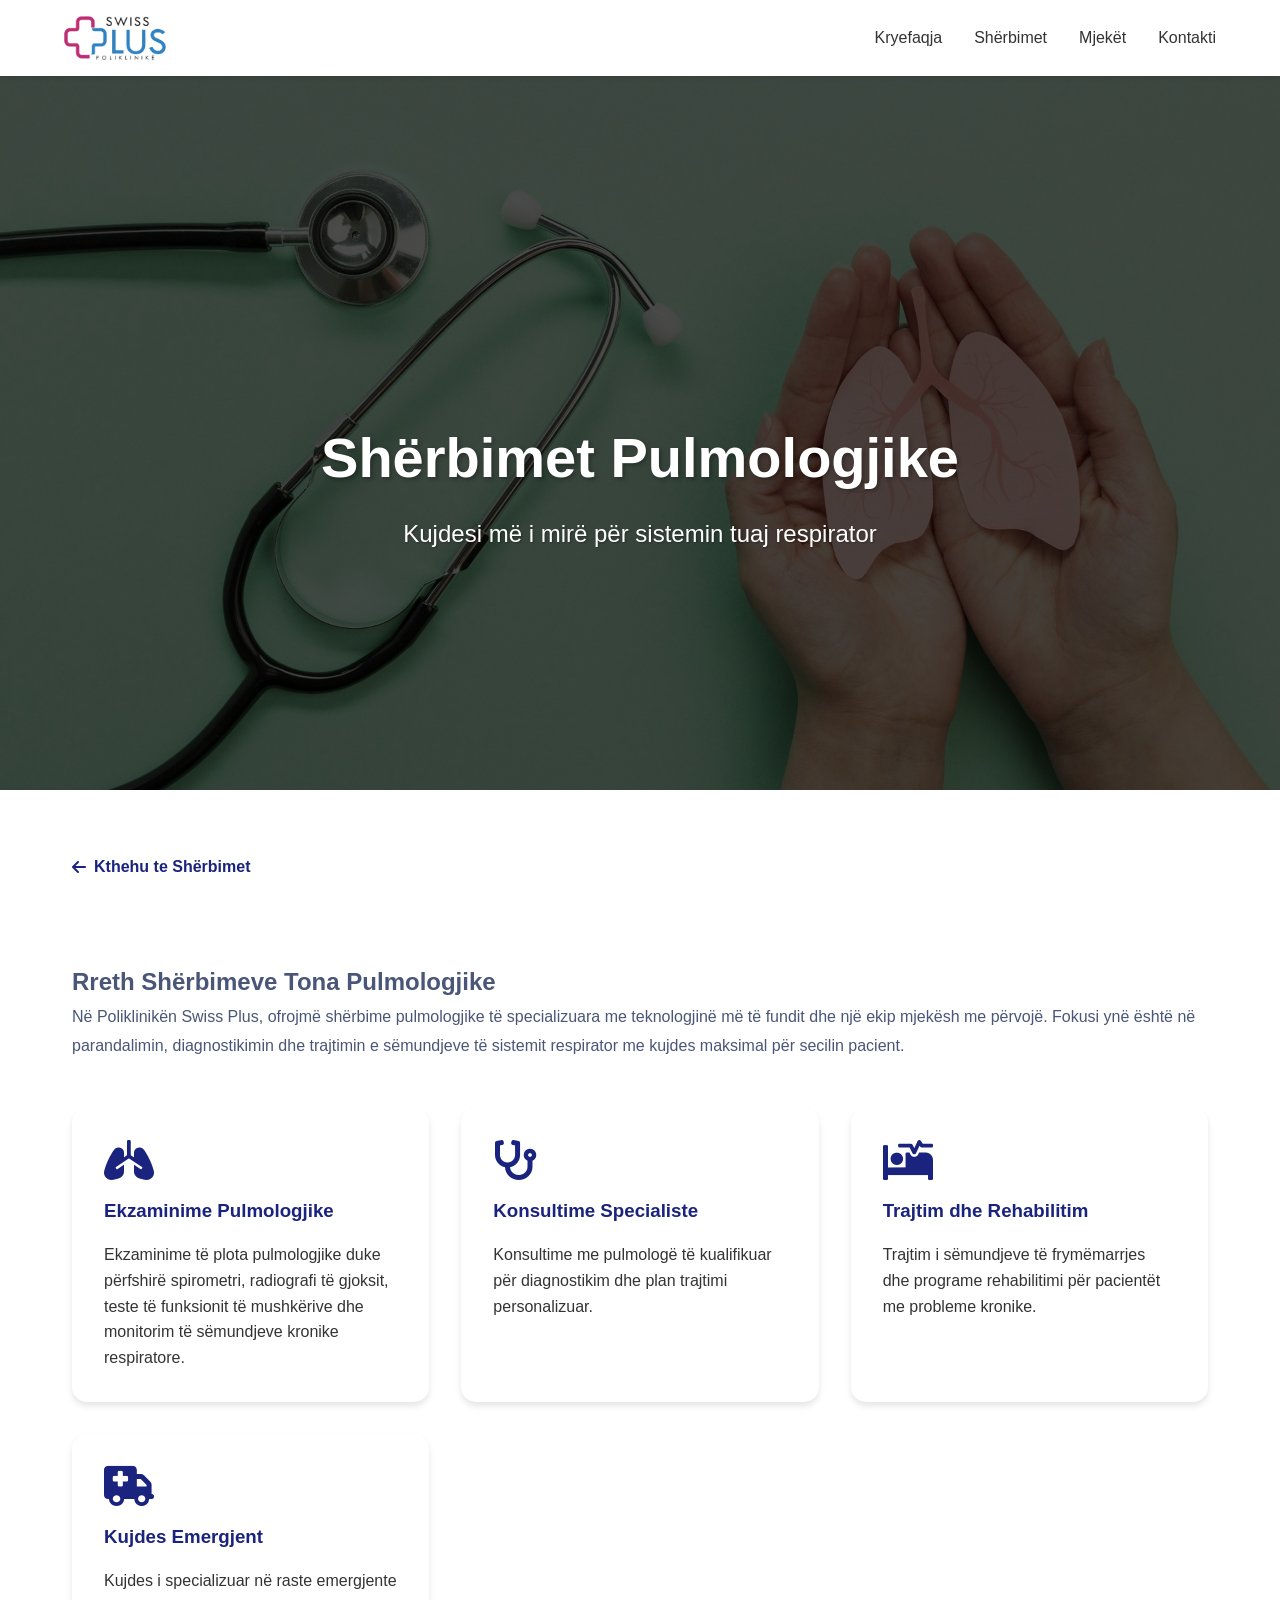
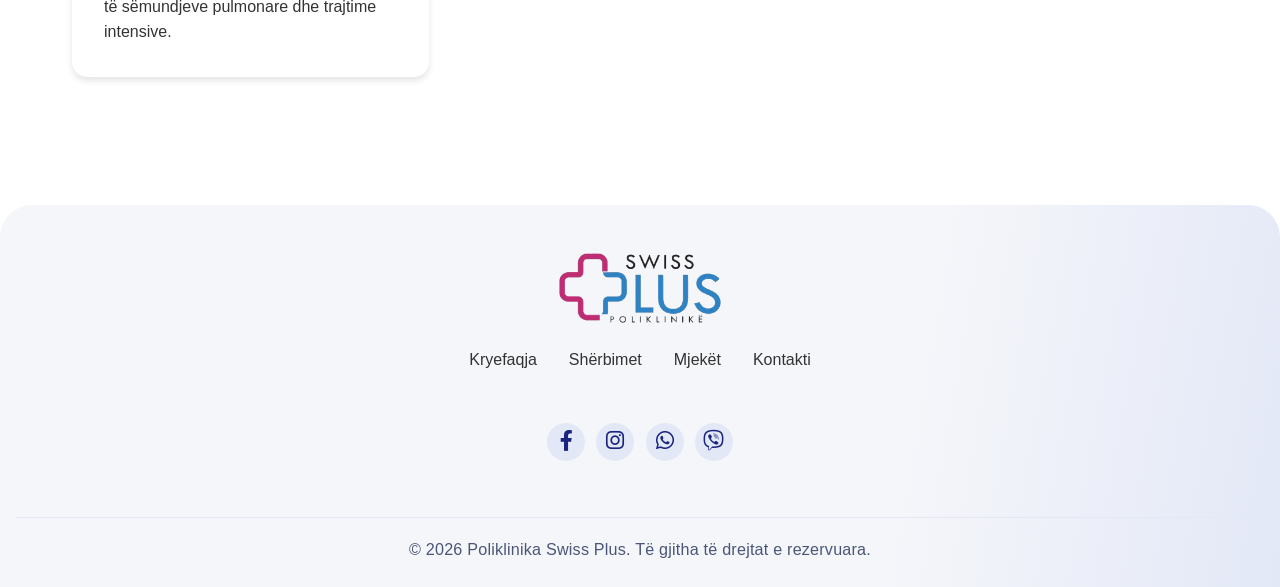
<file: services/pulmologji.html>
<!DOCTYPE html>
<html lang="sq">
<head>
    <meta charset="UTF-8" />
    <meta name="viewport" content="width=device-width, initial-scale=1" />
    <meta name="description" content="Poliklinika Swiss Plus – kardiologji, stomatologji, fiziatri, pulmologji, reumatologji, mjekësi e përgjithshme dhe vizita shtëpiake." />
    <link rel="icon" type="image/png" sizes="512x512" href="../img/favicon.png" />
    <link rel="shortcut icon" href="../favicon.ico" />
    <link rel="apple-touch-icon" href="../img/apple-touch-icon.png" />
    <title>Pulmologji - Poliklinika Swiss Plus</title>
    <link rel="stylesheet" href="../styles.css" />
    <link rel="stylesheet" href="https://cdnjs.cloudflare.com/ajax/libs/font-awesome/6.0.0/css/all.min.css" />
    <link href="https://unpkg.com/aos@2.3.1/dist/aos.css" rel="stylesheet" />
    <style>
        .service-hero {
            background-image:
                linear-gradient(
                    rgba(0, 0, 0, 0.7),
                    rgba(0, 0, 0, 0.7)
                ),
                url('../img/pulmo.jpg');
            background-size: cover;
            background-position: center;
            height: 80vh;
            display: flex;
            align-items: center;
            justify-content: center;
            text-align: center;
            color: white;
            margin-top: 70px;
        }

        .service-content {
            max-width: 1200px;
            margin: 0 auto;
            padding: 4rem 2rem;
        }

        .service-grid {
            display: grid;
            grid-template-columns: repeat(auto-fit, minmax(300px, 1fr));
            gap: 2rem;
            margin-top: 3rem;
        }

        .service-feature {
            background: white;
            padding: 2rem;
            border-radius: 15px;
            box-shadow: var(--shadow-md);
            transition: var(--transition);
        }

        .service-feature:hover {
            transform: translateY(-5px);
            box-shadow: var(--shadow-lg);
        }

        .service-feature i {
            font-size: 2.5rem;
            color: var(--primary-color);
            margin-bottom: 1rem;
        }

        .service-feature h3 {
            color: var(--primary-color);
            margin-bottom: 1rem;
        }

        .service-description {
            margin: 3rem 0;
            line-height: 1.8;
            color: #4a5677;
        }

        .back-button {
            display: inline-flex;
            align-items: center;
            gap: 0.5rem;
            color: var(--primary-color);
            text-decoration: none;
            font-weight: 600;
            margin-bottom: 2rem;
            transition: var(--transition);
        }

        .back-button:hover {
            transform: translateX(-5px);
        }
    </style>
</head>
<body>
    <header>
        <nav>
            <div class="logo">
                <img src="../img/logo.png" alt="Swiss Plus Logo" class="logo-img" />
                <h1>Poliklinika Swiss Plus</h1>
            </div>
            <ul class="nav-links">
                <li><a href="../index.html#kryefaqja">Kryefaqja</a></li>
                <li><a href="../index.html#sherbimet">Shërbimet</a></li>
                <li><a href="../index.html#mjeket">Mjekët</a></li>
                <li><a href="../index.html#kontakti">Kontakti</a></li>
            </ul>
            <button class="burger" type="button" aria-label="Hap menunë" aria-expanded="false">
                <div class="line1"></div>
                <div class="line2"></div>
                <div class="line3"></div>
            </button>
        </nav>
    </header>

    <main>
        <section class="service-hero">
            <div class="hero-content">
                <h1>Shërbimet Pulmologjike</h1>
                <p>Kujdesi më i mirë për sistemin tuaj respirator</p>
            </div>
        </section>

        <section class="service-content">
            <a href="../index.html#sherbimet" class="back-button">
                <i class="fas fa-arrow-left"></i>
                Kthehu te Shërbimet
            </a>

            <div class="service-description">
                <h2>Rreth Shërbimeve Tona Pulmologjike</h2>
                <p>
                    Në Poliklinikën Swiss Plus, ofrojmë shërbime pulmologjike të specializuara me teknologjinë më të fundit dhe një ekip mjekësh me përvojë. Fokusi ynë është në parandalimin, diagnostikimin dhe trajtimin e sëmundjeve të sistemit respirator me kujdes maksimal për secilin pacient.
                </p>
            </div>

            <div class="service-grid">
                <div class="service-feature" data-aos="fade-up">
                    <i class="fas fa-lungs"></i>
                    <h3>Ekzaminime Pulmologjike</h3>
                    <p>
                        Ekzaminime të plota pulmologjike duke përfshirë spirometri, radiografi të gjoksit, teste të funksionit të mushkërive dhe monitorim të sëmundjeve kronike respiratore.
                    </p>
                </div>

                <div class="service-feature" data-aos="fade-up" data-aos-delay="100">
                    <i class="fas fa-stethoscope"></i>
                    <h3>Konsultime Specialiste</h3>
                    <p>
                        Konsultime me pulmologë të kualifikuar për diagnostikim dhe plan trajtimi personalizuar.
                    </p>
                </div>

                <div class="service-feature" data-aos="fade-up" data-aos-delay="200">
                    <i class="fas fa-procedures"></i>
                    <h3>Trajtim dhe Rehabilitim</h3>
                    <p>
                        Trajtim i sëmundjeve të frymëmarrjes dhe programe rehabilitimi për pacientët me probleme kronike.
                    </p>
                </div>

                <div class="service-feature" data-aos="fade-up" data-aos-delay="300">
                    <i class="fas fa-ambulance"></i>
                    <h3>Kujdes Emergjent</h3>
                    <p>
                        Kujdes i specializuar në raste emergjente të sëmundjeve pulmonare dhe trajtime intensive.
                    </p>
                </div>
            </div>
        </section>
    </main>

    <footer>
        <div class="footer-content">
            <div class="footer-section">
                <img src="../img/logo1.png" alt="Swiss Plus Logo" class="footer-logo" />
            </div>
            <div class="footer-section">
                <ul class="nav-links">
                    <li><a href="../index.html#kryefaqja">Kryefaqja</a></li>
                    <li><a href="../index.html#sherbimet">Shërbimet</a></li>
                    <li><a href="../index.html#mjeket">Mjekët</a></li>
                    <li><a href="../index.html#kontakti">Kontakti</a></li>
                </ul>

                <div class="social-links">
                    <a href="https://www.facebook.com/feriz.high.1" class="social-link" target="_blank" rel="noopener noreferrer" aria-label="Facebook">
                        <i class="fab fa-facebook-f"></i>
                    </a>
                    <a href="https://www.instagram.com/barnatore_swissplus/" class="social-link" target="_blank" rel="noopener noreferrer" aria-label="Instagram"><i class="fab fa-instagram"></i></a>
                    <a href="https://wa.me/38344755111" target="_blank" class="social-link" rel="noopener noreferrer" aria-label="WhatsApp">
                        <i class="fab fa-whatsapp"></i>
                    </a>
                    <a href="viber://chat?number=%2B38344755111" class="social-link" aria-label="Viber"><i class="fab fa-viber"></i></a>
                </div>
            </div>
        </div>
        <div class="footer-bottom">
            <p>&copy; <span class="current-year">2026</span> Poliklinika Swiss Plus. Të gjitha të drejtat e rezervuara.</p>
        </div>
    </footer>

    <script src="https://unpkg.com/aos@2.3.1/dist/aos.js"></script>
    <script src="../script.js"></script>
</body>
</html>
</file>
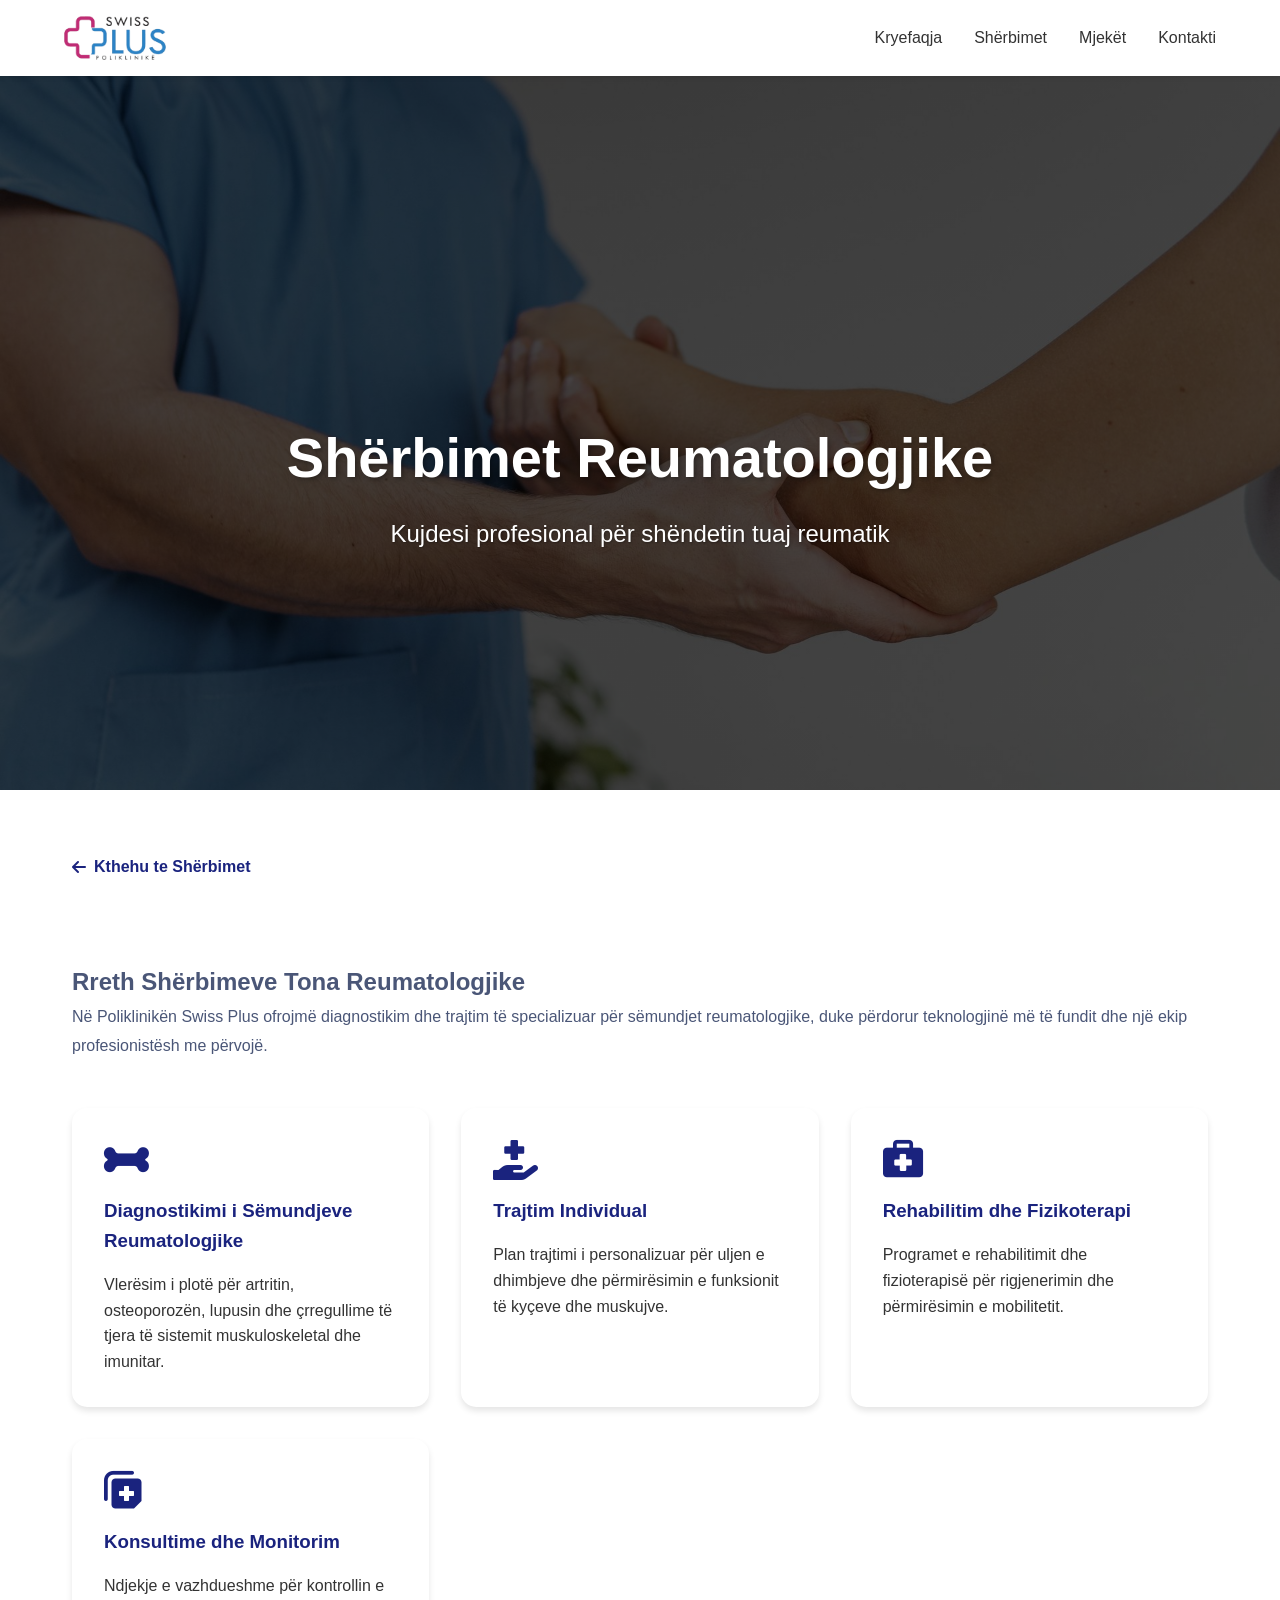
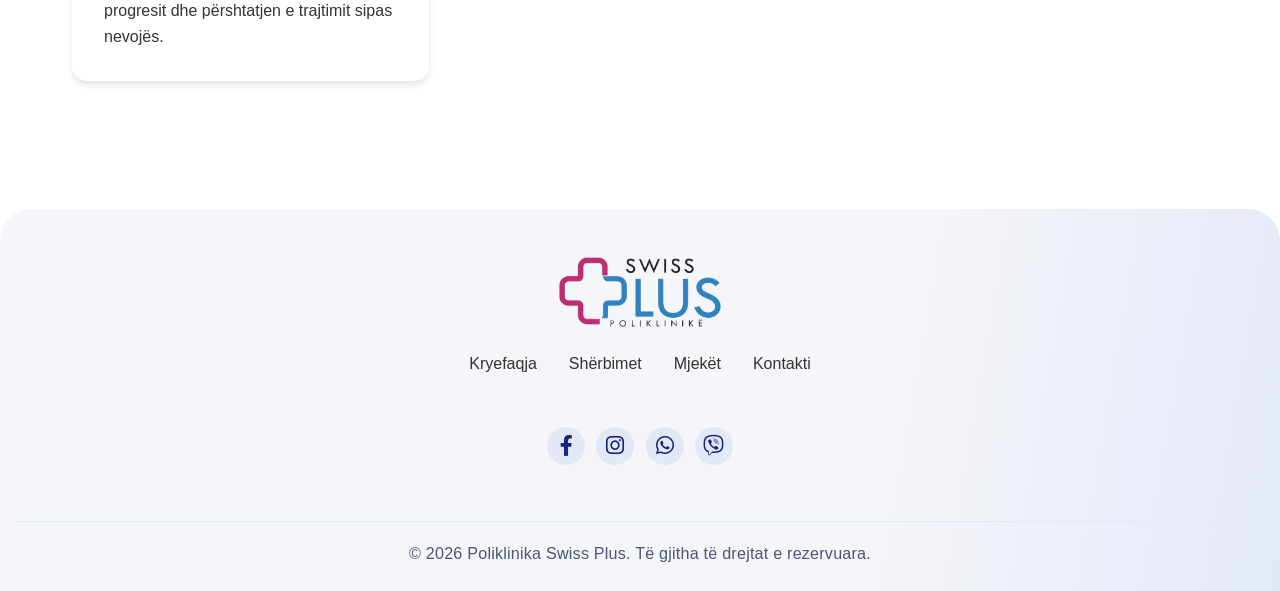
<file: services/reumatologji.html>
<!DOCTYPE html>
<html lang="sq">
<head>
    <meta charset="UTF-8" />
    <meta name="viewport" content="width=device-width, initial-scale=1" />
    <meta name="description" content="Poliklinika Swiss Plus – kardiologji, stomatologji, fiziatri, pulmologji, reumatologji, mjekësi e përgjithshme dhe vizita shtëpiake." />
    <link rel="icon" type="image/png" sizes="512x512" href="../img/favicon.png" />
    <link rel="shortcut icon" href="../favicon.ico" />
    <link rel="apple-touch-icon" href="../img/apple-touch-icon.png" />
    <title>Reumatologji - Poliklinika Swiss Plus</title>
    <link rel="stylesheet" href="../styles.css" />
    <link rel="stylesheet" href="https://cdnjs.cloudflare.com/ajax/libs/font-awesome/6.0.0/css/all.min.css" />
    <link href="https://unpkg.com/aos@2.3.1/dist/aos.css" rel="stylesheet" />
    <style>
        .service-hero {
            background-image:
                linear-gradient(
                    rgba(0, 0, 0, 0.7),
                    rgba(0, 0, 0, 0.7)
                ),
                url('../img/reum.jpg');
            background-size: cover;
            background-position: center;
            height: 80vh;
            display: flex;
            align-items: center;
            justify-content: center;
            text-align: center;
            color: white;
            margin-top: 70px;
        }

        .service-content {
            max-width: 1200px;
            margin: 0 auto;
            padding: 4rem 2rem;
        }

        .service-grid {
            display: grid;
            grid-template-columns: repeat(auto-fit, minmax(300px, 1fr));
            gap: 2rem;
            margin-top: 3rem;
        }

        .service-feature {
            background: white;
            padding: 2rem;
            border-radius: 15px;
            box-shadow: var(--shadow-md);
            transition: var(--transition);
        }

        .service-feature:hover {
            transform: translateY(-5px);
            box-shadow: var(--shadow-lg);
        }

        .service-feature i {
            font-size: 2.5rem;
            color: var(--primary-color);
            margin-bottom: 1rem;
        }

        .service-feature h3 {
            color: var(--primary-color);
            margin-bottom: 1rem;
        }

        .service-description {
            margin: 3rem 0;
            line-height: 1.8;
            color: #4a5677;
        }

        .back-button {
            display: inline-flex;
            align-items: center;
            gap: 0.5rem;
            color: var(--primary-color);
            text-decoration: none;
            font-weight: 600;
            margin-bottom: 2rem;
            transition: var(--transition);
        }

        .back-button:hover {
            transform: translateX(-5px);
        }
    </style>
</head>
<body>
    <header>
        <nav>
            <div class="logo">
                <img src="../img/logo.png" alt="Swiss Plus Logo" class="logo-img" />
                <h1>Poliklinika Swiss Plus</h1>
            </div>
            <ul class="nav-links">
                <li><a href="../index.html#kryefaqja">Kryefaqja</a></li>
                <li><a href="../index.html#sherbimet">Shërbimet</a></li>
                <li><a href="../index.html#mjeket">Mjekët</a></li>
                <li><a href="../index.html#kontakti">Kontakti</a></li>
            </ul>
            <button class="burger" type="button" aria-label="Hap menunë" aria-expanded="false">
                <div class="line1"></div>
                <div class="line2"></div>
                <div class="line3"></div>
            </button>
        </nav>
    </header>

    <main>
        <section class="service-hero">
            <div class="hero-content">
                <h1>Shërbimet Reumatologjike</h1>
                <p>Kujdesi profesional për shëndetin tuaj reumatik</p>
            </div>
        </section>

        <section class="service-content">
            <a href="../index.html#sherbimet" class="back-button">
                <i class="fas fa-arrow-left"></i>
                Kthehu te Shërbimet
            </a>

            <div class="service-description">
                <h2>Rreth Shërbimeve Tona Reumatologjike</h2>
                <p>
                    Në Poliklinikën Swiss Plus ofrojmë diagnostikim dhe trajtim të specializuar për sëmundjet reumatologjike, duke përdorur teknologjinë më të fundit dhe një ekip profesionistësh me përvojë.
                </p>
            </div>

            <div class="service-grid">
                <div class="service-feature" data-aos="fade-up">
                    <i class="fas fa-bone"></i>
                    <h3>Diagnostikimi i Sëmundjeve Reumatologjike</h3>
                    <p>
                        Vlerësim i plotë për artritin, osteoporozën, lupusin dhe çrregullime të tjera të sistemit muskuloskeletal dhe imunitar.
                    </p>
                </div>

                <div class="service-feature" data-aos="fade-up" data-aos-delay="100">
                    <i class="fas fa-hand-holding-medical"></i>
                    <h3>Trajtim Individual</h3>
                    <p>
                        Plan trajtimi i personalizuar për uljen e dhimbjeve dhe përmirësimin e funksionit të kyçeve dhe muskujve.
                    </p>
                </div>

                <div class="service-feature" data-aos="fade-up" data-aos-delay="200">
                    <i class="fas fa-briefcase-medical"></i>
                    <h3>Rehabilitim dhe Fizikoterapi</h3>
                    <p>
                        Programet e rehabilitimit dhe fizioterapisë për rigjenerimin dhe përmirësimin e mobilitetit.
                    </p>
                </div>

                <div class="service-feature" data-aos="fade-up" data-aos-delay="300">
                    <i class="fas fa-notes-medical"></i>
                    <h3>Konsultime dhe Monitorim</h3>
                    <p>
                        Ndjekje e vazhdueshme për kontrollin e progresit dhe përshtatjen e trajtimit sipas nevojës.
                    </p>
                </div>
            </div>
        </section>
    </main>

    <footer>
        <div class="footer-content">
            <div class="footer-section">
                <img src="../img/logo1.png" alt="Swiss Plus Logo" class="footer-logo" />
            </div>
            <div class="footer-section">
                <ul class="nav-links">
                    <li><a href="../index.html#kryefaqja">Kryefaqja</a></li>
                    <li><a href="../index.html#sherbimet">Shërbimet</a></li>
                    <li><a href="../index.html#mjeket">Mjekët</a></li>
                    <li><a href="../index.html#kontakti">Kontakti</a></li>
                </ul>

                <div class="social-links">
                    <a href="https://www.facebook.com/feriz.high.1" class="social-link" target="_blank" rel="noopener noreferrer" aria-label="Facebook">
                        <i class="fab fa-facebook-f"></i>
                    </a>
                    <a href="https://www.instagram.com/barnatore_swissplus/" class="social-link" target="_blank" rel="noopener noreferrer" aria-label="Instagram"><i class="fab fa-instagram"></i></a>
                    <a href="https://wa.me/38344755111" target="_blank" class="social-link" rel="noopener noreferrer" aria-label="WhatsApp">
                        <i class="fab fa-whatsapp"></i>
                    </a>
                    <a href="viber://chat?number=%2B38344755111" class="social-link" aria-label="Viber"><i class="fab fa-viber"></i></a>
                </div>
            </div>
        </div>
        <div class="footer-bottom">
            <p>&copy; <span class="current-year">2026</span> Poliklinika Swiss Plus. Të gjitha të drejtat e rezervuara.</p>
        </div>
    </footer>

    <script src="https://unpkg.com/aos@2.3.1/dist/aos.js"></script>
    <script src="../script.js"></script>
</body>
</html>
</file>
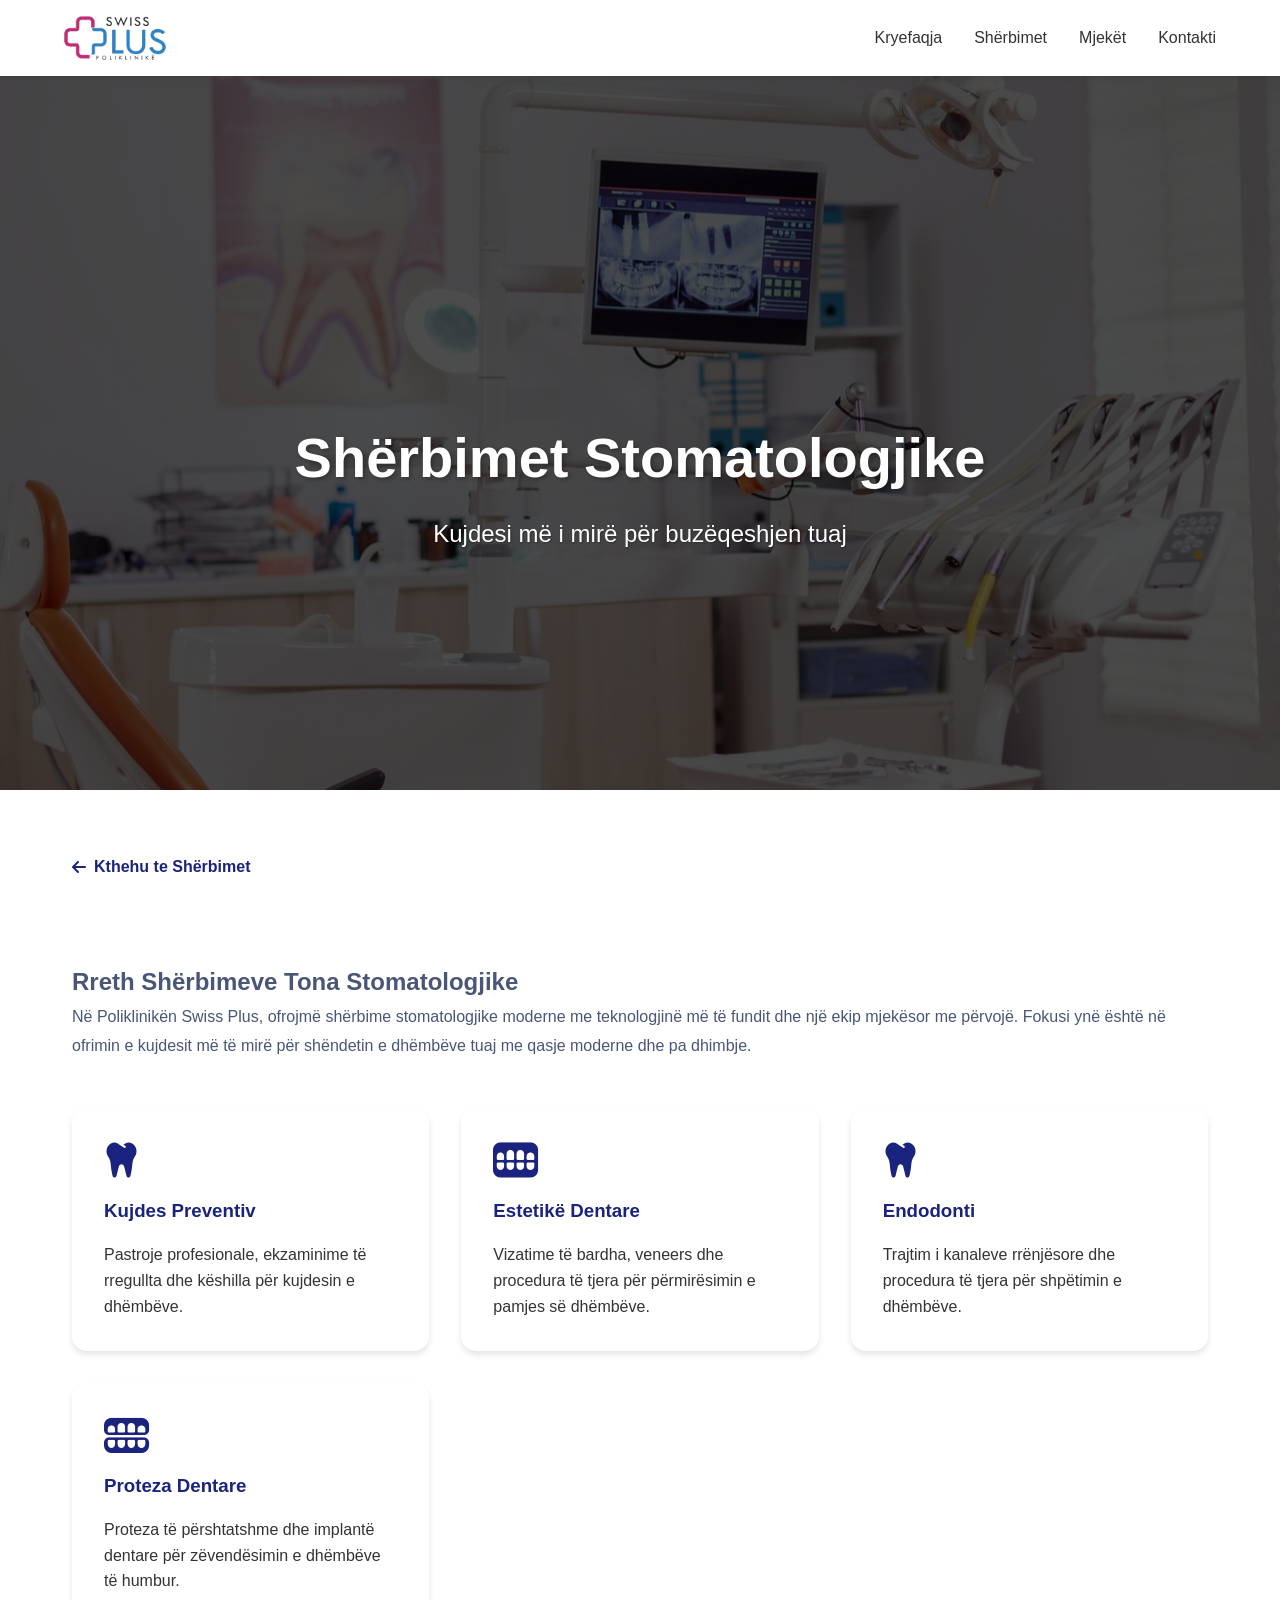
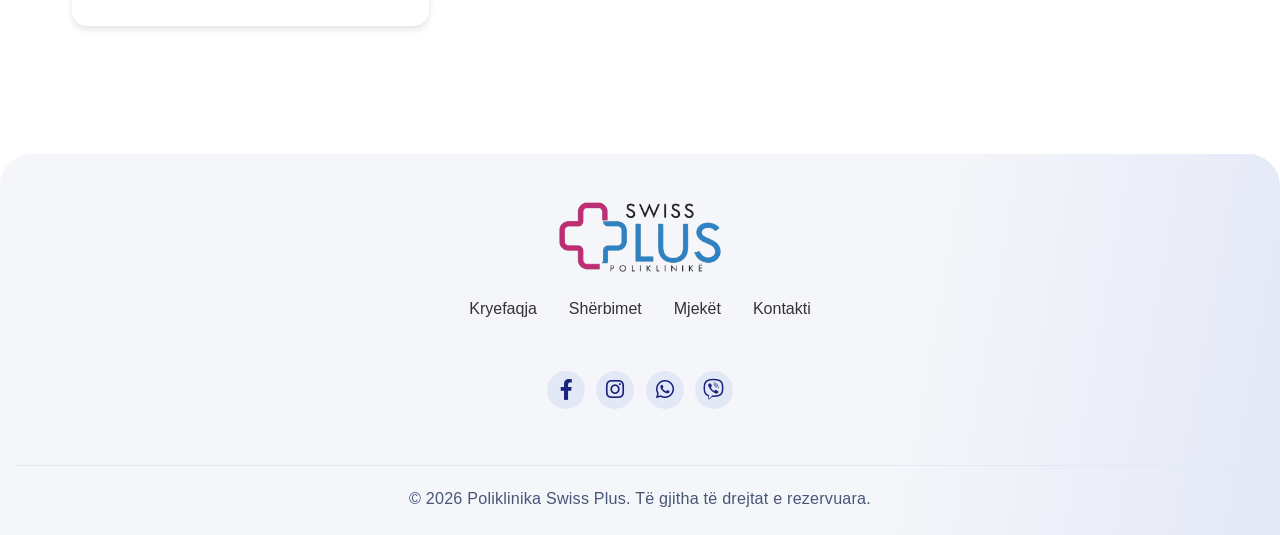
<file: services/stomatologji.html>
<!DOCTYPE html>
<html lang="sq">
<head>
    <meta charset="UTF-8">
    <meta name="viewport" content="width=device-width, initial-scale=1.0">
    <meta name="description" content="Poliklinika Swiss Plus – kardiologji, stomatologji, fiziatri, pulmologji, reumatologji, mjekësi e përgjithshme dhe vizita shtëpiake." />
    <link rel="icon" type="image/png" sizes="512x512" href="../img/favicon.png" />
    <link rel="shortcut icon" href="../favicon.ico" />
    <link rel="apple-touch-icon" href="../img/apple-touch-icon.png" />
    <title>Stomatologji - Poliklinika Swiss Plus</title>
    <link rel="stylesheet" href="../styles.css">
    <link rel="stylesheet" href="https://cdnjs.cloudflare.com/ajax/libs/font-awesome/6.0.0/css/all.min.css">
    <link href="https://unpkg.com/aos@2.3.1/dist/aos.css" rel="stylesheet">
    <style>
        .service-hero {
           background-image: linear-gradient(
            rgba(0, 0, 0, 0.7),
            rgba(0, 0, 0, 0.7)
          ),
          url('../img/stomatolog.jpg');
            background-position: center;
            height: 80vh;
            display: flex;
            align-items: center;
            justify-content: center;
            text-align: center;
            color: white;
            margin-top: 70px;
        }

        .service-content {
            max-width: 1200px;
            margin: 0 auto;
            padding: 4rem 2rem;
        }

        .service-grid {
            display: grid;
            grid-template-columns: repeat(auto-fit, minmax(300px, 1fr));
            gap: 2rem;
            margin-top: 3rem;
        }

        .service-feature {
            background: white;
            padding: 2rem;
            border-radius: 15px;
            box-shadow: var(--shadow-md);
            transition: var(--transition);
        }

        .service-feature:hover {
            transform: translateY(-5px);
            box-shadow: var(--shadow-lg);
        }

        .service-feature i {
            font-size: 2.5rem;
            color: var(--primary-color);
            margin-bottom: 1rem;
        }

        .service-feature h3 {
            color: var(--primary-color);
            margin-bottom: 1rem;
        }

        .service-description {
            margin: 3rem 0;
            line-height: 1.8;
            color: #4a5677;
        }

        .back-button {
            display: inline-flex;
            align-items: center;
            gap: 0.5rem;
            color: var(--primary-color);
            text-decoration: none;
            font-weight: 600;
            margin-bottom: 2rem;
            transition: var(--transition);
        }

        .back-button:hover {
            transform: translateX(-5px);
        }
    </style>
</head>
<body>
    <header>
        <nav>
            <div class="logo">
                <img src="../img/logo.png" alt="Swiss Plus Logo" class="logo-img">
                <h1>Poliklinika Swiss Plus</h1>
            </div>
            <ul class="nav-links">
                <li><a href="../index.html#kryefaqja">Kryefaqja</a></li>
                <li><a href="../index.html#sherbimet">Shërbimet</a></li>
                <li><a href="../index.html#mjeket">Mjekët</a></li>
                <li><a href="../index.html#kontakti">Kontakti</a></li>
            </ul>
            <button class="burger" type="button" aria-label="Hap menunë" aria-expanded="false">
                <div class="line1"></div>
                <div class="line2"></div>
                <div class="line3"></div>
            </button>
        </nav>
    </header>

    <main>
        <section class="service-hero">
            <div class="hero-content">
                <h1>Shërbimet Stomatologjike</h1>
                <p>Kujdesi më i mirë për buzëqeshjen tuaj</p>
            </div>
        </section>

        <section class="service-content">
            <a href="../index.html#sherbimet" class="back-button">
                <i class="fas fa-arrow-left"></i>
                Kthehu te Shërbimet
            </a>

            <div class="service-description">
                <h2>Rreth Shërbimeve Tona Stomatologjike</h2>
                <p>Në Poliklinikën Swiss Plus, ofrojmë shërbime stomatologjike moderne me teknologjinë më të fundit dhe një ekip mjekësor me përvojë. Fokusi ynë është në ofrimin e kujdesit më të mirë për shëndetin e dhëmbëve tuaj me qasje moderne dhe pa dhimbje.</p>
            </div>

            <div class="service-grid">
                <div class="service-feature" data-aos="fade-up">
                    <i class="fas fa-tooth"></i>
                    <h3>Kujdes Preventiv</h3>
                    <p>Pastroje profesionale, ekzaminime të rregullta dhe këshilla për kujdesin e dhëmbëve.</p>
                </div>

                <div class="service-feature" data-aos="fade-up" data-aos-delay="100">
                    <i class="fas fa-teeth"></i>
                    <h3>Estetikë Dentare</h3>
                    <p>Vizatime të bardha, veneers dhe procedura të tjera për përmirësimin e pamjes së dhëmbëve.</p>
                </div>

                <div class="service-feature" data-aos="fade-up" data-aos-delay="200">
                    <i class="fas fa-tooth"></i>
                    <h3>Endodonti</h3>
                    <p>Trajtim i kanaleve rrënjësore dhe procedura të tjera për shpëtimin e dhëmbëve.</p>
                </div>

                <div class="service-feature" data-aos="fade-up" data-aos-delay="300">
                    <i class="fas fa-teeth-open"></i>
                    <h3>Proteza Dentare</h3>
                    <p>Proteza të përshtatshme dhe implantë dentare për zëvendësimin e dhëmbëve të humbur.</p>
                </div>
            </div>
        </section>
    </main>

    <footer>
        <div class="footer-content">
            <div class="footer-section">
                <img src="../img/logo1.png" alt="Swiss Plus Logo" class="footer-logo">
            </div>
            <div class="footer-section">
                <ul class="nav-links">
                    <li><a href="../index.html#kryefaqja">Kryefaqja</a></li>
                    <li><a href="../index.html#sherbimet">Shërbimet</a></li>
                    <li><a href="../index.html#mjeket">Mjekët</a></li>
                    <li><a href="../index.html#kontakti">Kontakti</a></li>
                </ul>

                <div class="social-links">
                    <a href="https://www.facebook.com/feriz.high.1" class="social-link" target="_blank" rel="noopener noreferrer" aria-label="Facebook">
                        <i class="fab fa-facebook-f"></i>
                    </a>
                    <a href="https://www.instagram.com/barnatore_swissplus/" class="social-link" target="_blank" rel="noopener noreferrer" aria-label="Instagram"><i class="fab fa-instagram"></i></a>
                    <a href="https://wa.me/38344755111" target="_blank" class="social-link" rel="noopener noreferrer" aria-label="WhatsApp">
                        <i class="fab fa-whatsapp"></i>
                    </a>
                    <a href="viber://chat?number=%2B38344755111" class="social-link" aria-label="Viber"><i class="fab fa-viber"></i></a>
                </div>
            </div>
        </div>
        <div class="footer-bottom">
            <p>&copy; <span class="current-year">2026</span> Poliklinika Swiss Plus. Të gjitha të drejtat e rezervuara.</p>
        </div>
    </footer>

    <script src="https://unpkg.com/aos@2.3.1/dist/aos.js"></script>
    <script src="../script.js"></script>
</body>
</html>
</file>
<file: styles.css>
/* Reset dhe variablat */
:root {
  --primary-color: #1a237e; /* Deep blue */
  --secondary-color: #0d47a1; /* Lighter blue */
  --accent-color: #ff4081; /* Pink accent */
  --text-color: #333;
  --light-bg: #f5f6fa;
  --white: #ffffff;
  --gradient-primary: linear-gradient(
    135deg,
    var(--primary-color),
    var(--secondary-color)
  );
  --shadow-sm: 0 2px 4px rgba(0, 0, 0, 0.1);
  --shadow-md: 0 4px 6px rgba(0, 0, 0, 0.1);
  --shadow-lg: 0 10px 15px rgba(0, 0, 0, 0.1);
  --transition: all 0.3s ease;
}

* {
  margin: 0;
  padding: 0;
  box-sizing: border-box;
}

html {
  scroll-behavior: smooth;
}

body {
  font-family: "Segoe UI", Tahoma, Geneva, Verdana, sans-serif;
  line-height: 1.6;
  color: var(--text-color);
  overflow-x: hidden;
}

/* Keep section headings clear of the fixed header */
section[id] {
  scroll-margin-top: 90px;
}

a:focus-visible,
button:focus-visible {
  outline: 3px solid var(--accent-color);
  outline-offset: 2px;
}

/* Header dhe Navigation */
header {
  background-color: var(--white);
  box-shadow: var(--shadow-sm);
  position: fixed;
  width: 100%;
  top: 0;
  z-index: 1000;
  padding: 0.5rem 0;
}

nav {
  display: flex;
  justify-content: space-between;
  align-items: center;
  padding: 0.5rem 5%;
  max-width: 1400px;
  margin: 0 auto;
}

.logo {
  display: flex;
  align-items: center;
  gap: 1rem;
}

.logo-img {
  height: 44px;
  width: auto;
  display: block;
  object-fit: contain;
}

/* The logo already spells out "Swiss Plus Poliklinikë"; keep the heading for
   screen readers and SEO but don't repeat it visually. */
.logo h1 {
  position: absolute;
  width: 1px;
  height: 1px;
  margin: -1px;
  overflow: hidden;
  clip: rect(0 0 0 0);
  white-space: nowrap;
}

.nav-links {
  display: flex;
  list-style: none;
  gap: 2rem;
  text-decoration: none;
}

.nav-links a {
  text-decoration: none;
  color: var(--text-color);
  font-weight: 500;
  transition: var(--transition);
  position: relative;
  padding: 0.5rem 0;
}

.nav-links a::after {
  content: "";
  position: absolute;
  bottom: 0;
  left: 0;
  width: 0;
  height: 2px;
  background: var(--gradient-primary);
  transition: var(--transition);
}

.nav-links a:hover::after {
  width: 100%;
}

/* Hero Section */
.hero {
  height: 100vh;
  min-height: 560px;
  position: relative;
  overflow: hidden;
  isolation: isolate; /* keeps the z-index:-1 video above the fallback color */
  background-color: var(--primary-color);
}

.hero-video {
  position: absolute;
  top: 0;
  left: 0;
  width: 100%;
  height: 100%;
  z-index: -1;
}

.hero-video video {
  width: 100%;
  height: 100%;
  object-fit: cover;
}

.hero::before {
  content: "";
  position: absolute;
  top: 0;
  left: 0;
  width: 100%;
  height: 100%;
  background: linear-gradient(rgba(0, 0, 0, 0.5), rgba(0, 0, 0, 0.7));
  z-index: 0;
}

.hero-content {
  position: relative;
  z-index: 1;
  text-align: center;
  color: var(--white);
  padding: 0 1rem;
  max-width: 800px;
  margin: 0 auto;
  display: flex;
  flex-direction: column;
  justify-content: center;
  align-items: center;
  height: 100%;
}

.hero-content h1 {
  font-size: 3.5rem;
  margin-bottom: 1.5rem;
  line-height: 1.2;
  text-shadow: 2px 2px 4px rgba(0, 0, 0, 0.3);
  margin-top: 150px;
}

.hero-content p {
  font-size: 1.5rem;
  margin-bottom: 2rem;
  text-shadow: 1px 1px 2px rgba(0, 0, 0, 0.3);
}

.hero-buttons {
  display: flex;
  gap: 1rem;
}

.cta-button {
  display: inline-block;
  padding: 1rem 2rem;
  border-radius: 50px;
  text-decoration: none;
  font-weight: 600;
  transition: var(--transition);
  text-transform: uppercase;
  letter-spacing: 1px;
}

.cta-button.primary {
  background: var(--gradient-primary);
  color: var(--white);
  box-shadow: var(--shadow-md);
}

.cta-button.secondary {
  background: transparent;
  color: var(--white);
  border: 2px solid var(--white);
}

.cta-button:hover {
  transform: translateY(-3px);
  box-shadow: var(--shadow-lg);
}

/* Shërbimet */
.services {
  padding: 8rem 1rem;
  background-color: var(--light-bg);
}

.services h2 {
  text-align: center;
  margin-bottom: 4rem;
  color: var(--primary-color);
  font-size: 2.5rem;
  position: relative;
}

.services h2::after {
  content: "";
  position: absolute;
  bottom: -10px;
  left: 50%;
  transform: translateX(-50%);
  width: 100px;
  height: 3px;
  background: var(--gradient-primary);
}

.services-grid {
  display: grid;
  grid-template-columns: repeat(auto-fit, minmax(280px, 1fr));
  gap: 2rem;
  max-width: 1200px;
  margin: 0 auto;
}

.service-card {
  background: var(--white);
  padding: 2.5rem;
  border-radius: 15px;
  text-align: center;
  box-shadow: var(--shadow-md);
  transition: var(--transition);
  position: relative;
  overflow: hidden;
  display: flex;
  flex-direction: column;
  align-items: center;
}

.service-card::before {
  content: "";
  position: absolute;
  top: 0;
  left: 0;
  width: 100%;
  height: 5px;
  background: var(--gradient-primary);
  transform: scaleX(0);
  transition: var(--transition);
}

.service-card:hover {
  transform: translateY(-10px);
  box-shadow: var(--shadow-lg);
}

.service-card:hover::before {
  transform: scaleX(1);
}

.service-card i {
  font-size: 2rem;
  color: var(--primary-color);
}

.service-card h3 {
  color: var(--primary-color);
  margin-bottom: 1rem;
  font-size: 1.5rem;
}

.service-card p {
  color: #666;
  margin-bottom: 1.5rem;
}

.learn-more {
  margin-top: auto; /* pin to the card bottom so links line up across a row */
  color: var(--primary-color);
  text-decoration: none;
  font-weight: 600;
  display: inline-flex;
  align-items: center;
  gap: 0.5rem;
  transition: var(--transition);
}

.learn-more:hover {
  color: var(--secondary-color);
  gap: 1rem;
}

/* Mjekët */
.doctors {
  padding: 8rem 1rem;
  background: var(--white);
  position: relative;
  overflow: hidden;
}

.doctors h2 {
  text-align: center;
  margin-bottom: 4rem;
  color: var(--primary-color);
  font-size: 2.5rem;
  position: relative;
}

.doctors h2::after {
  content: "";
  position: absolute;
  bottom: -10px;
  left: 50%;
  transform: translateX(-50%);
  width: 100px;
  height: 3px;
  background: var(--gradient-primary);
}

.doctors-slider {
  position: relative;
  max-width: 1200px;
  margin: 0 auto;
  padding: 0 2rem;
}

.doctors-grid {
  display: grid;
  grid-template-columns: repeat(4, 1fr);
  gap: 2rem;
  transition: transform 0.5s ease;
  padding: 50px;
}

.doctor-card {
  background: var(--white);
  border-radius: 15px;
  overflow: hidden;
  box-shadow: var(--shadow-md);
  transition: var(--transition);
  min-width: 280px;
}

.doctor-image {
  position: relative;
  overflow: hidden;
}

.doctor-image img {
  width: 100%;
  height: 350px;
  object-fit: cover;
  transition: var(--transition);
}

.doctor-card:hover .doctor-image img {
  transform: scale(1.1);
}

.doctor-info {
  padding: 1.5rem;
  text-align: center;
}

.doctor-info h3 {
  color: var(--primary-color);
  margin-bottom: 0.5rem;
  font-size: 1.3rem;
}

.doctor-info .specialty {
  color: var(--secondary-color);
  font-weight: 500;
  margin-bottom: 0.5rem;
}

.doctor-info .experience {
  color: #666;
  font-size: 0.9rem;
}

.slider-controls {
  display: flex;
  align-items: center;
  justify-content: center;
  margin-top: 2rem;
  gap: 1rem;
}

.slider-arrow {
  background: var(--gradient-primary);
  color: var(--white);
  border: none;
  width: 40px;
  height: 40px;
  border-radius: 50%;
  cursor: pointer;
  display: flex;
  align-items: center;
  justify-content: center;
  transition: var(--transition);
  box-shadow: var(--shadow-md);
}

.slider-arrow:hover {
  transform: scale(1.1);
  box-shadow: var(--shadow-lg);
}

.slider-arrow:disabled {
  background: #ccc;
  cursor: not-allowed;
  transform: none;
  box-shadow: none;
}

.slider-dots {
  display: flex;
  gap: 0.5rem;
}

.dot {
  width: 10px;
  height: 10px;
  border-radius: 50%;
  background: #ddd;
  cursor: pointer;
  transition: var(--transition);
}

.dot.active {
  background: var(--primary-color);
  transform: scale(1.2);
}

/* Kontakti */
.contact {
  padding: 8rem 1rem;
  background: var(--white);
}

.contact h2 {
  text-align: center;
  margin-bottom: 4rem;
  color: var(--primary-color);
  font-size: 2.5rem;
  position: relative;
}

.contact h2::after {
  content: "";
  position: absolute;
  bottom: -10px;
  left: 50%;
  transform: translateX(-50%);
  width: 100px;
  height: 3px;
  background: var(--gradient-primary);
}

.contact-container {
  display: flex;
  flex-direction: column;
  gap: 3rem;
  max-width: 1200px;
  margin: 0 auto;
}

.contact-info {
  display: grid;
  grid-template-columns: repeat(auto-fit, minmax(240px, 1fr));
  gap: 2rem;
}

.info-item {
  display: flex;
  align-items: flex-start;
  gap: 1rem;
  padding: 2.5rem 2rem;
  background: var(--light-bg);
  border-radius: 10px;
  transition: var(--transition);
  min-width: 0;
}

.info-item:hover {
  transform: translateY(-5px);
  box-shadow: var(--shadow-md);
}

.info-item a {
  color: inherit;
  text-decoration: none;
  overflow-wrap: anywhere;
}

.info-item a:hover {
  color: var(--primary-color);
  text-decoration: underline;
}

.info-item i {
  font-size: 1.5rem;
  color: var(--primary-color);
}

.info-item h3 {
  color: var(--primary-color);
  margin-bottom: 0.5rem;
}

.map-container {
  border-radius: 10px;
  overflow: hidden;
  box-shadow: var(--shadow-md);
}

.contact-form {
  display: flex;
  flex-direction: row;
  gap: 4rem;
}

.form-group {
  position: relative;
}

.form-group input,
.form-group textarea {
  width: 100%;
  padding: 4rem;
  border: 1px solid #ddd;
  border-radius: 10px;
  font-size: 1rem;
  transition: var(--transition);
}

.form-group textarea {
  height: 150px;
  resize: vertical;
}

.form-group i {
  position: absolute;
  left: 1rem;
  top: 50%;
  transform: translateY(-50%);
  color: var(--primary-color);
}

.form-group textarea + i {
  top: 1.5rem;
  transform: none;
}

.form-group input:focus,
.form-group textarea:focus {
  border-color: var(--primary-color);
  box-shadow: 0 0 0 2px rgba(26, 35, 126, 0.1);
  outline: none;
}

.submit-button {
  padding: 1rem 2rem;
  background: var(--gradient-primary);
  color: var(--white);
  border: none;
  border-radius: 50px;
  cursor: pointer;
  font-size: 1rem;
  font-weight: 600;
  display: flex;
  align-items: center;
  justify-content: center;
  gap: 0.5rem;
  transition: var(--transition);
}

.submit-button:hover {
  transform: translateY(-3px);
  box-shadow: var(--shadow-lg);
}

/* Clean, Modern Footer */
footer {
  background: linear-gradient(100deg, #f5f6fa 70%, #e3e8f7 100%);
  color: var(--primary-color);
  padding: 3rem 1rem 1.5rem;
  border-radius: 32px 32px 0 0;
  margin-top: 4rem;
  box-shadow: none;
  position: relative;
  overflow: hidden;
  display: flex;
  flex-direction: column;
}

.footer-content {
  display: flex;
  flex-wrap: wrap;
  justify-content: center;
  align-items: flex-start;
  max-width: 1100px;
  margin: 0 auto;
  padding-bottom: 1.5rem;
}

.footer-section {
  flex: 1 1 320px;
  min-width: 220px;
  display: flex;
  flex-direction: column;
  align-items: center;
  text-align: center;
}

.footer-logo {
  height: 70px;
  width: auto;
  max-width: 100%;
  margin-bottom: 1.5rem;
  object-fit: contain;
}

.footer-section h3 {
  margin-bottom: 0.7rem;
  font-size: 1.18rem;
  font-weight: 700;
  color: var(--primary-color);
  letter-spacing: 0.5px;
}

.footer-section p {
  color: #4a5677;
  font-size: 1.02rem;
  margin-bottom: 1.1rem;
  font-weight: 400;
}

.social-links {
  display: flex;
  gap: 0.7rem;
  justify-content: center;
  margin-top: 50px;
  text-decoration: none;
}

.social-link {
  color: var(--primary-color);
  font-size: 1.3rem;
  background: #e3e8f7;
  border-radius: 50%;
  width: 38px;
  height: 38px;
  display: flex;
  align-items: center;
  justify-content: center;
  box-shadow: none;
  transition: background 0.2s, color 0.2s, transform 0.2s;
  text-decoration: none;
}

.social-link:hover {
  background: var(--accent-color);
  color: #fff;
  transform: translateY(-2px) scale(1.08);
}

.footer-bottom {
  text-align: center;
  margin-top: 2rem;
  padding-top: 1.2rem;
  border-top: 1px solid #e3e8f7;
  color: #4a5677;
  font-size: 1.01rem;
  font-weight: 400;
  letter-spacing: 0.2px;
}

@media screen and (max-width: 900px) {
  .footer-content {
    display: flex;
    flex-direction: column;
    align-items: center;
    gap: 2rem;
    padding-bottom: 1.2rem;
  }
  .footer-section {
    text-align: center;
    align-items: center;
    flex: 0;
  }
}

/* Responsive Design */
.burger {
  display: none;
  cursor: pointer;
  background: none;
  border: none;
  padding: 0.25rem;
}

.burger div {
  width: 25px;
  height: 3px;
  background-color: var(--text-color);
  margin: 5px;
  transition: var(--transition);
}

.burger.toggle .line1 {
  transform: rotate(-45deg) translate(-5px, 6px);
}

.burger.toggle .line2 {
  opacity: 0;
}

.burger.toggle .line3 {
  transform: rotate(45deg) translate(-5px, -6px);
}

@media screen and (max-width: 768px) {
  header .nav-links {
    display: none;
  }

  .burger {
    display: block;
  }

  header .nav-links.nav-active {
    display: flex;
    flex-direction: column;
    gap: 0;
    position: absolute;
    left: 0;
    top: 100%;
    background-color: var(--white);
    width: 100%;
    padding: 0.5rem 5%;
    box-shadow: var(--shadow-md);
  }

  header .nav-links.nav-active li {
    margin: 0.75rem 0;
  }

  footer .nav-links {
    flex-wrap: wrap;
    justify-content: center;
    gap: 0.5rem 1.5rem;
  }

  .logo-img {
    height: 36px;
  }

  .hero-content h1 {
    font-size: 2.2rem;
    margin-top: 80px;
  }

  .hero-content p {
    font-size: 1.2rem;
  }

  .services h2,
  .doctors h2,
  .contact h2 {
    font-size: 2rem;
  }

  .services,
  .doctors,
  .contact {
    padding: 5rem 1rem;
  }

  .hero-buttons {
    flex-direction: column;
  }

  .cta-button {
    width: 100%;
  }
}

/* Animations */
@keyframes fadeInUp {
  from {
    opacity: 0;
    transform: translateY(20px);
  }
  to {
    opacity: 1;
    transform: translateY(0);
  }
}

/* Responsive adjustments for doctors section */
@media screen and (max-width: 1200px) {
  .doctors-grid {
    grid-template-columns: repeat(3, 1fr);
  }
}

@media screen and (max-width: 992px) {
  .doctors-grid {
    grid-template-columns: repeat(2, 1fr);
  }
}

@media screen and (max-width: 768px) {
  .doctors-grid {
    grid-template-columns: 1fr;
    padding: 20px 4px;
  }

  .doctors-slider {
    padding: 0;
  }

  .doctor-card {
    min-width: 0;
  }
}

/* Add smooth scrolling for the slider */
.doctors-grid {
  scroll-behavior: smooth;
  -webkit-overflow-scrolling: touch;
  scroll-snap-type: x mandatory;
  display: flex;
  overflow-x: auto;
  scrollbar-width: none; /* Firefox */
  flex-wrap: nowrap;
  -ms-overflow-style: none; /* IE and Edge */
}

.doctors-grid::-webkit-scrollbar {
  display: none; /* Chrome, Safari, Opera */
}

.doctor-card {
  scroll-snap-align: start;
  flex: 0 0 auto;
  width: calc(25% - 1.5rem);
}

@media screen and (max-width: 1200px) {
  .doctor-card {
    width: calc(33.333% - 1.33rem);
  }
}

@media screen and (max-width: 992px) {
  .doctor-card {
    width: calc(50% - 1rem);
  }
}

@media screen and (max-width: 768px) {
  .doctor-card {
    width: 100%;
  }
}

/* Home Visits Section - Improved Alignment & Accent */
.home-visits {
  background: linear-gradient(120deg, #f5f6fa 60%, #e3e8f7 100%);
  padding: 6rem 1rem 6rem 1rem;
  margin-top: 0;
  position: relative;
  overflow: hidden;
}

.home-visits-container {
  display: flex;
  align-items: center;
  justify-content: center;
  gap: 3.5rem;
  max-width: 1100px;
  margin: 0 auto;
  flex-wrap: wrap;
  background: var(--white);
  border-radius: 32px;
  box-shadow: 0 8px 32px rgba(26, 35, 126, 0.08);
  padding: 2.5rem 2rem;
  position: relative;
  min-height: 350px;
}

.home-visits-image {
  flex: 1 1 350px;
  display: flex;
  align-items: center;
  justify-content: center;
  min-width: 260px;
  max-width: 420px;
  position: relative;
  z-index: 2;
}

.home-visits-image::before {
  content: "";
  position: absolute;
  left: 50%;
  top: 50%;
  transform: translate(-55%, -50%);
  width: 120%;
  height: 90%;
  opacity: 0.18;
  border-radius: 50%;
  z-index: 1;
}

.home-visits-image img {
  width: 100%;
  max-width: 400px;
  height: auto;
  border-radius: 18px 60px 60px 18px;
  background: var(--white);
  position: relative;
  z-index: 2;
}

.home-visits-content {
  flex: 2 1 400px;
  display: flex;
  flex-direction: column;
  justify-content: center;
  min-width: 280px;
  padding: 0 1.5rem;
  z-index: 3;
}

.home-visits-content h2 {
  color: var(--primary-color);
  font-size: 2.3rem;
  margin-bottom: 1.1rem;
  font-weight: 700;
  letter-spacing: 1px;
  position: relative;
}

.home-visits-content h2::after {
  content: "";
  display: block;
  width: 60px;
  height: 4px;
  background: var(--accent-color);
  border-radius: 2px;
  margin-top: 0.5rem;
}

.home-visits-content p {
  color: #444;
  font-size: 1.18rem;
  margin-bottom: 1.7rem;
  line-height: 1.7;
}

.home-visits-services {
  margin-bottom: 1.7rem;
  padding-left: 1.2rem;
}

.home-visits-services li {
  color: var(--secondary-color);
  font-size: 1.09rem;
  margin-bottom: 0.7rem;
  list-style: disc;
  font-weight: 500;
  letter-spacing: 0.2px;
}

.home-visits-contact {
  margin-top: 1.2rem;
  font-size: 1.18rem;
  font-weight: 600;
  color: var(--primary-color);
  display: flex;
  flex-direction: column;
  gap: 0.3rem;
  background: #e2e8fc;
  border-radius: 12px;
  padding: 1rem 1.5rem;
  box-shadow: 0 2px 8px rgba(26, 35, 126, 0.07);
  align-self: flex-start;
}

.home-visits-contact .contact-label {
  color: var(--accent-color);
  font-weight: 700;
  margin-bottom: 0.2rem;
}

.home-visits-contact .contact-numbers {
  color: var(--primary-color);
  font-size: 1.25rem;
  font-weight: 700;
  letter-spacing: 1px;
}

@media screen and (max-width: 992px) {
  .home-visits-container {
    flex-direction: column;
    gap: 2.5rem;
    padding: 2rem 0.5rem;
    min-height: unset;
  }
  .home-visits-image,
  .home-visits-content {
    max-width: 100%;
    min-width: 0;
    padding: 0;
  }
  .home-visits-content {
    padding: 0 0.5rem;
  }
  .home-visits-image img {
    border-radius: 18px 32px 32px 18px;
  }
}

@media screen and (max-width: 600px) {
  .home-visits {
    padding: 2.5rem 0.2rem;
  }
  .home-visits-container {
    border-radius: 18px;
    padding: 1rem 0.2rem;
  }
  .home-visits-image img {
    max-width: 98vw;
    border-radius: 12px 24px 24px 12px;
  }
  .home-visits-content h2 {
    font-size: 1.5rem;
  }
  .info-item {
    padding: 1.5rem;
  }
}

@media (prefers-reduced-motion: reduce) {
  html {
    scroll-behavior: auto;
  }
}
</file>
